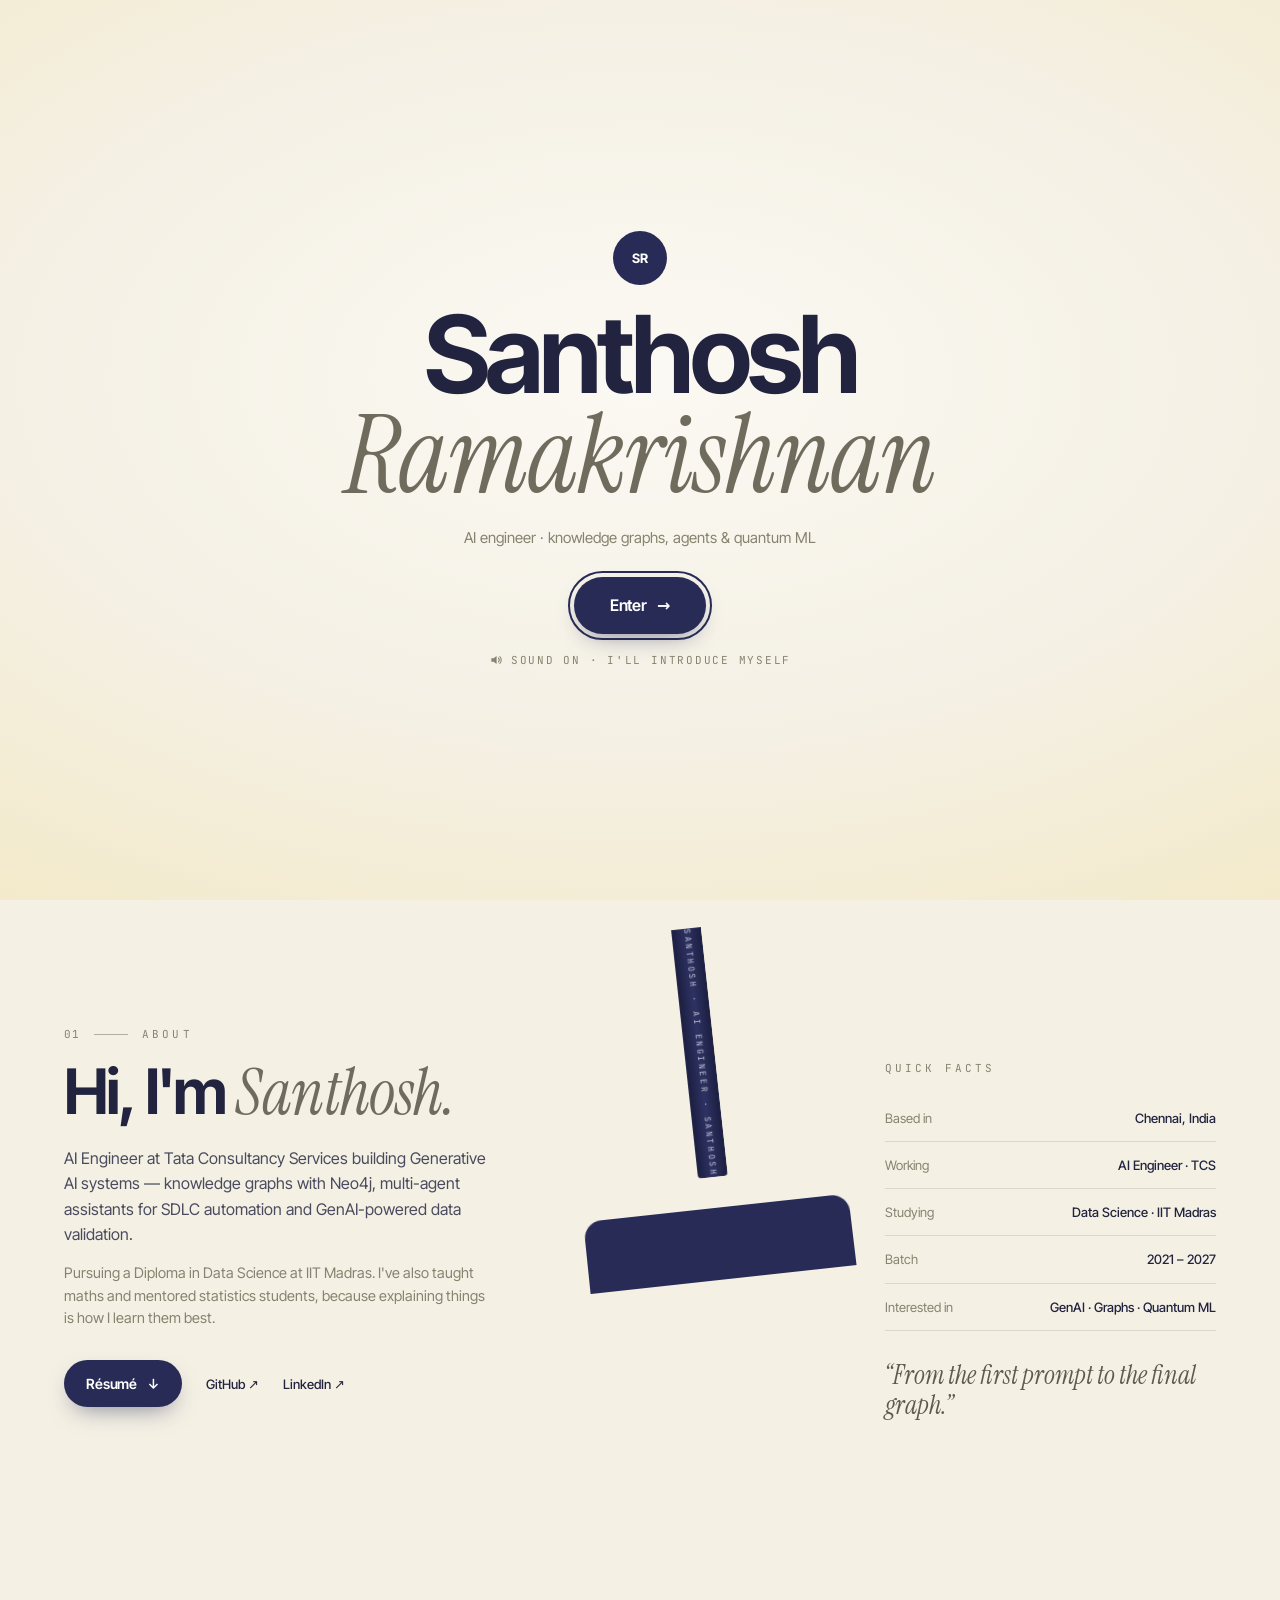
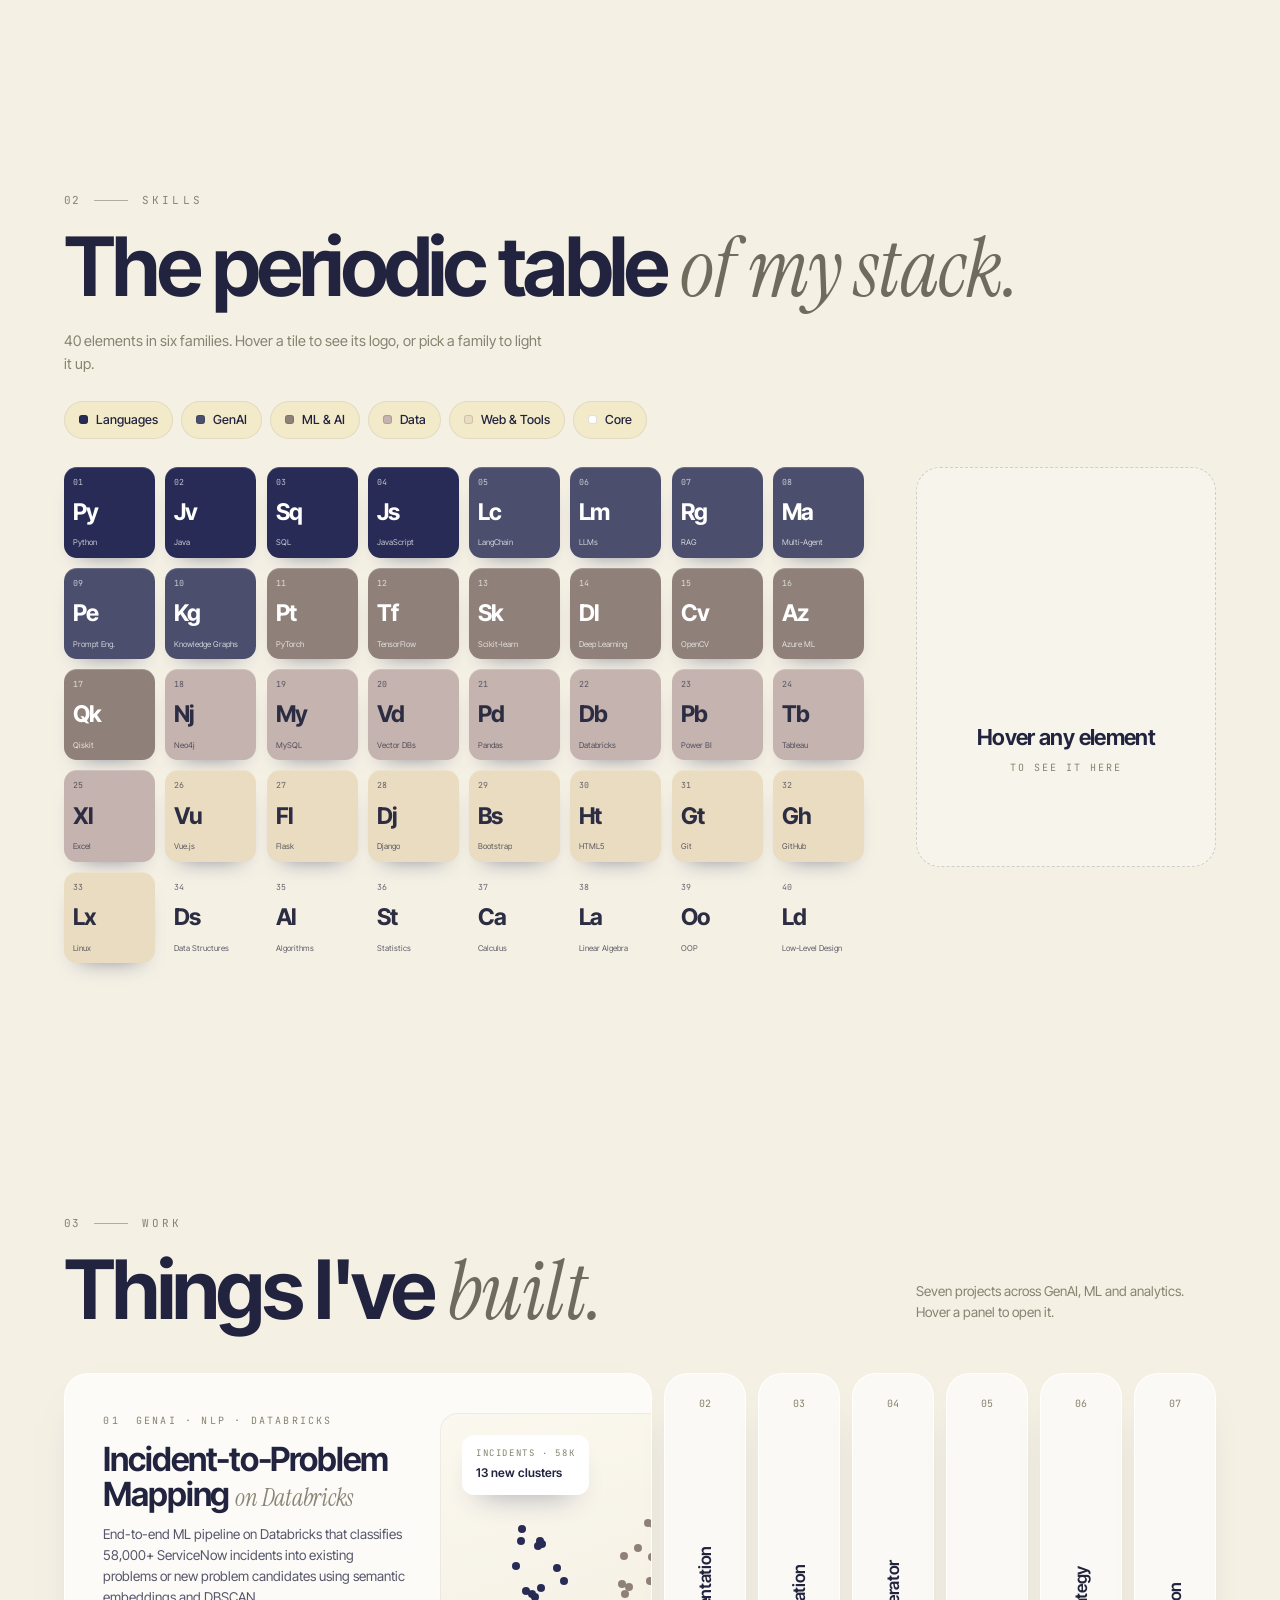
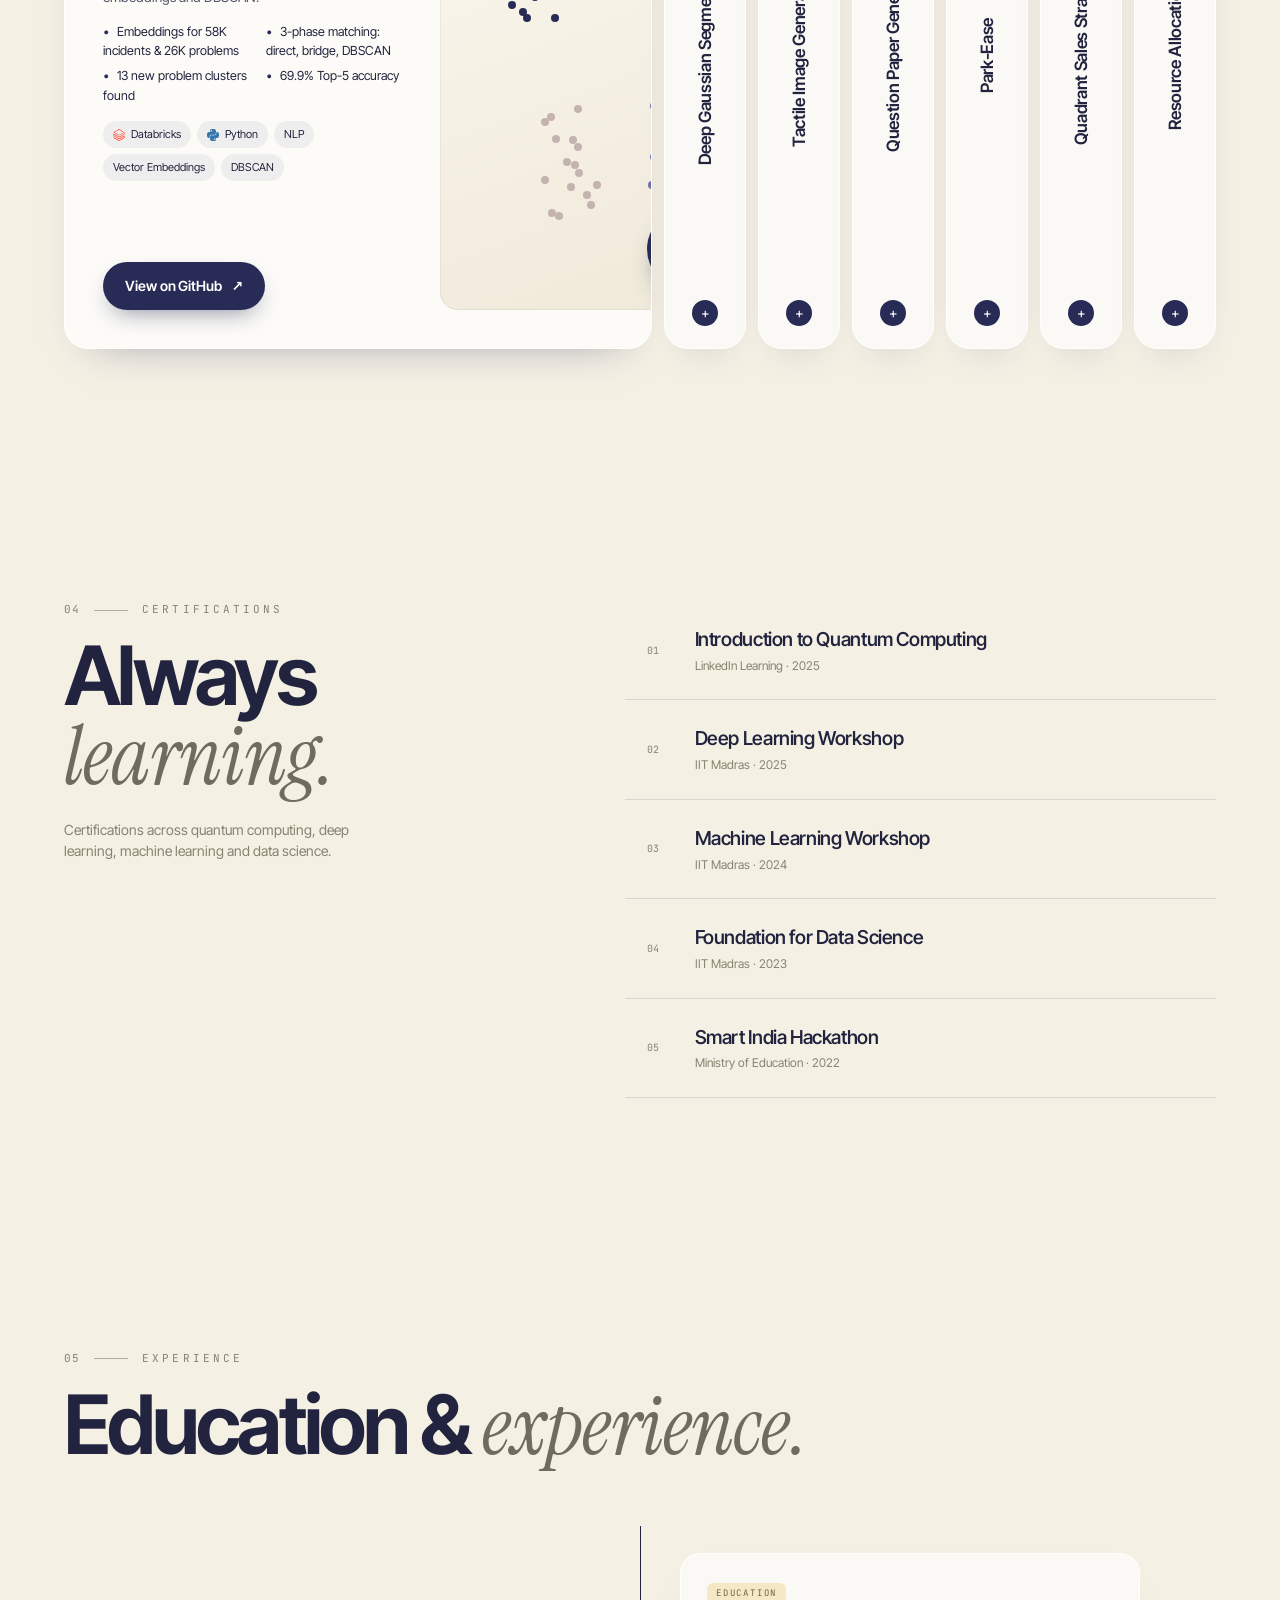
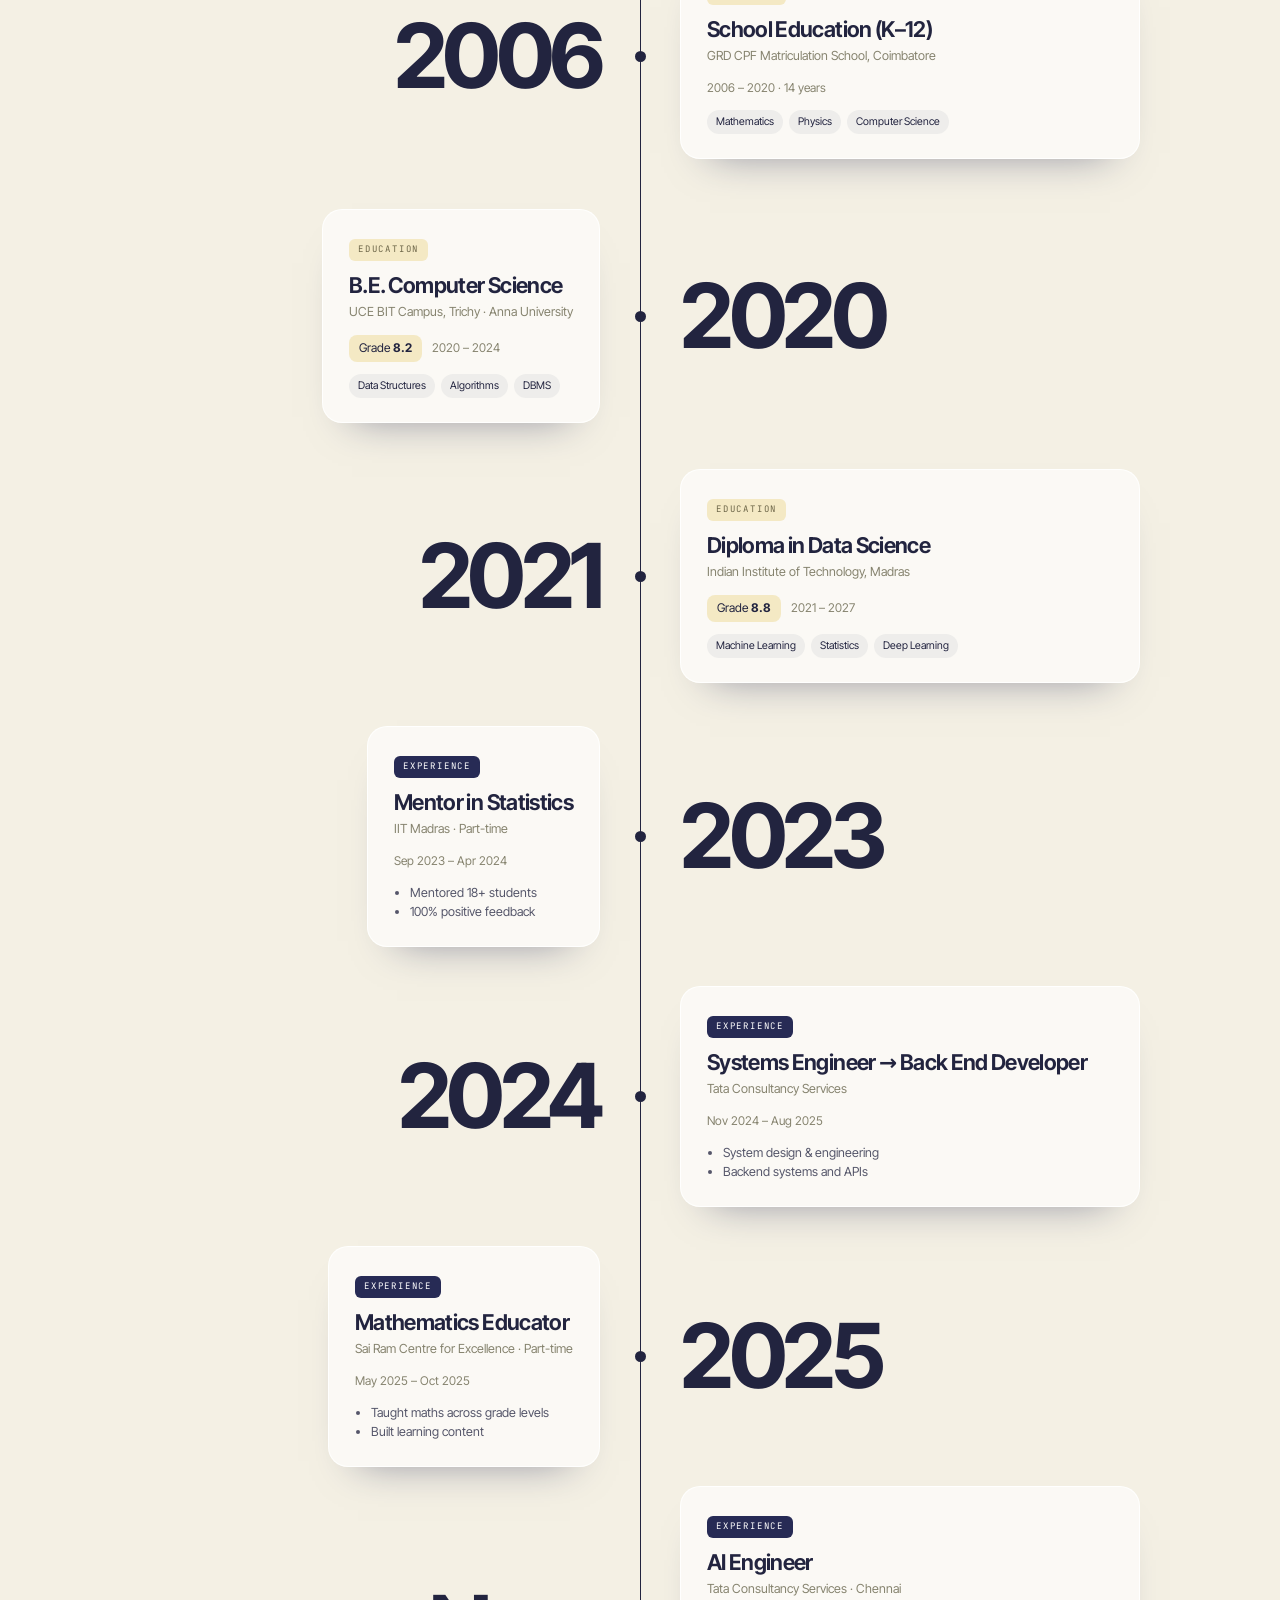
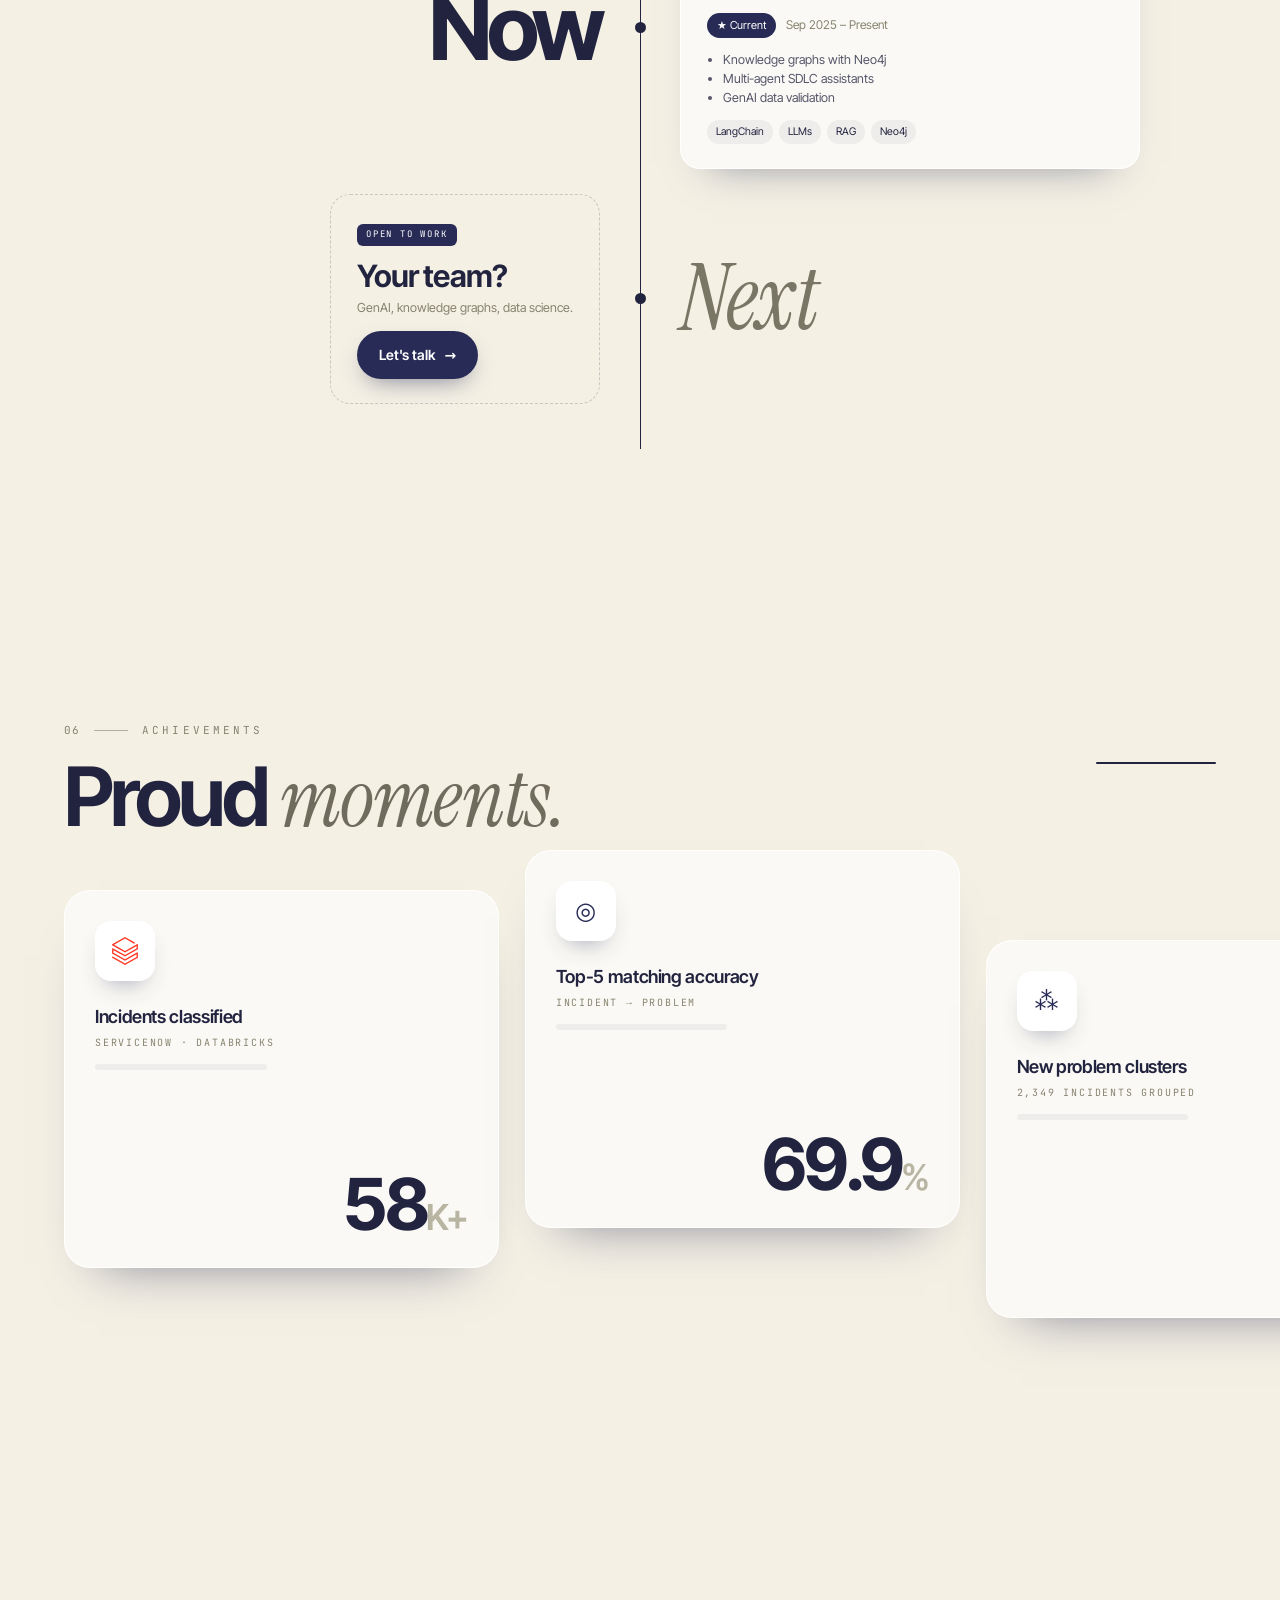
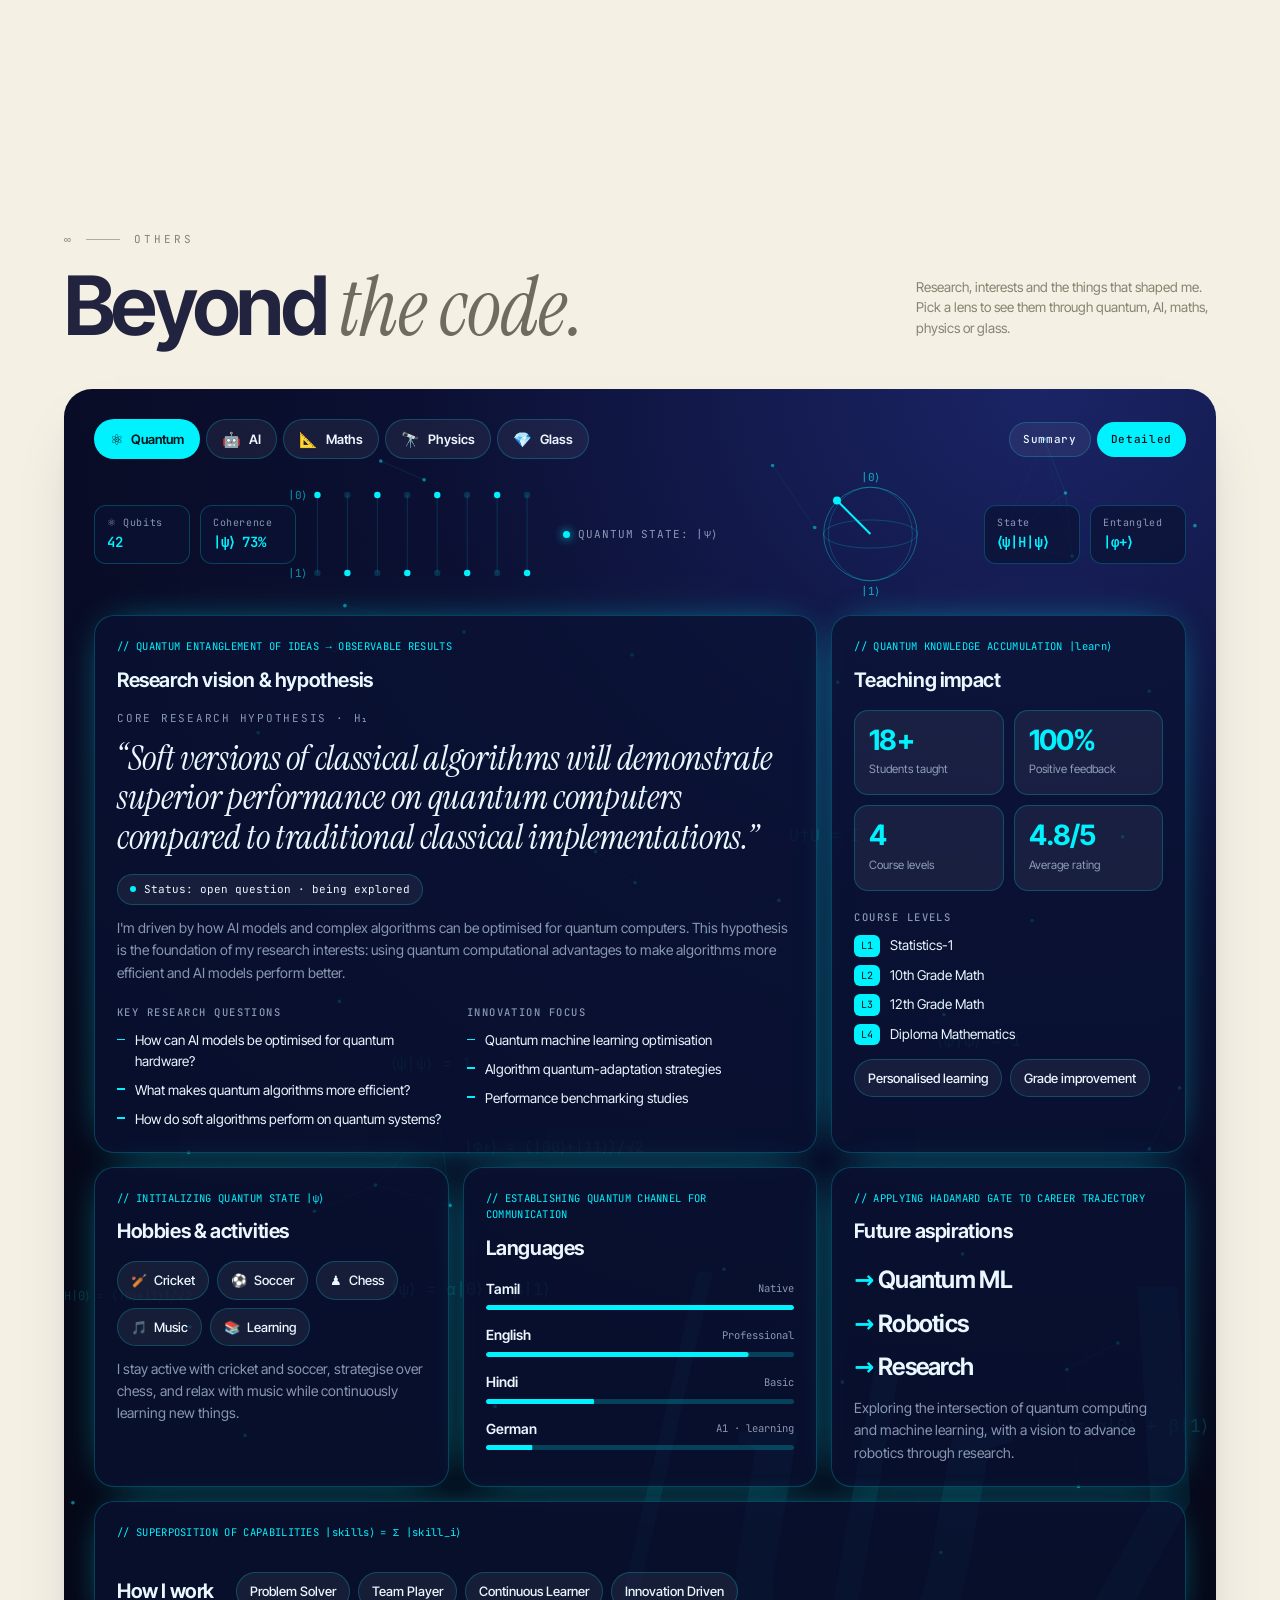
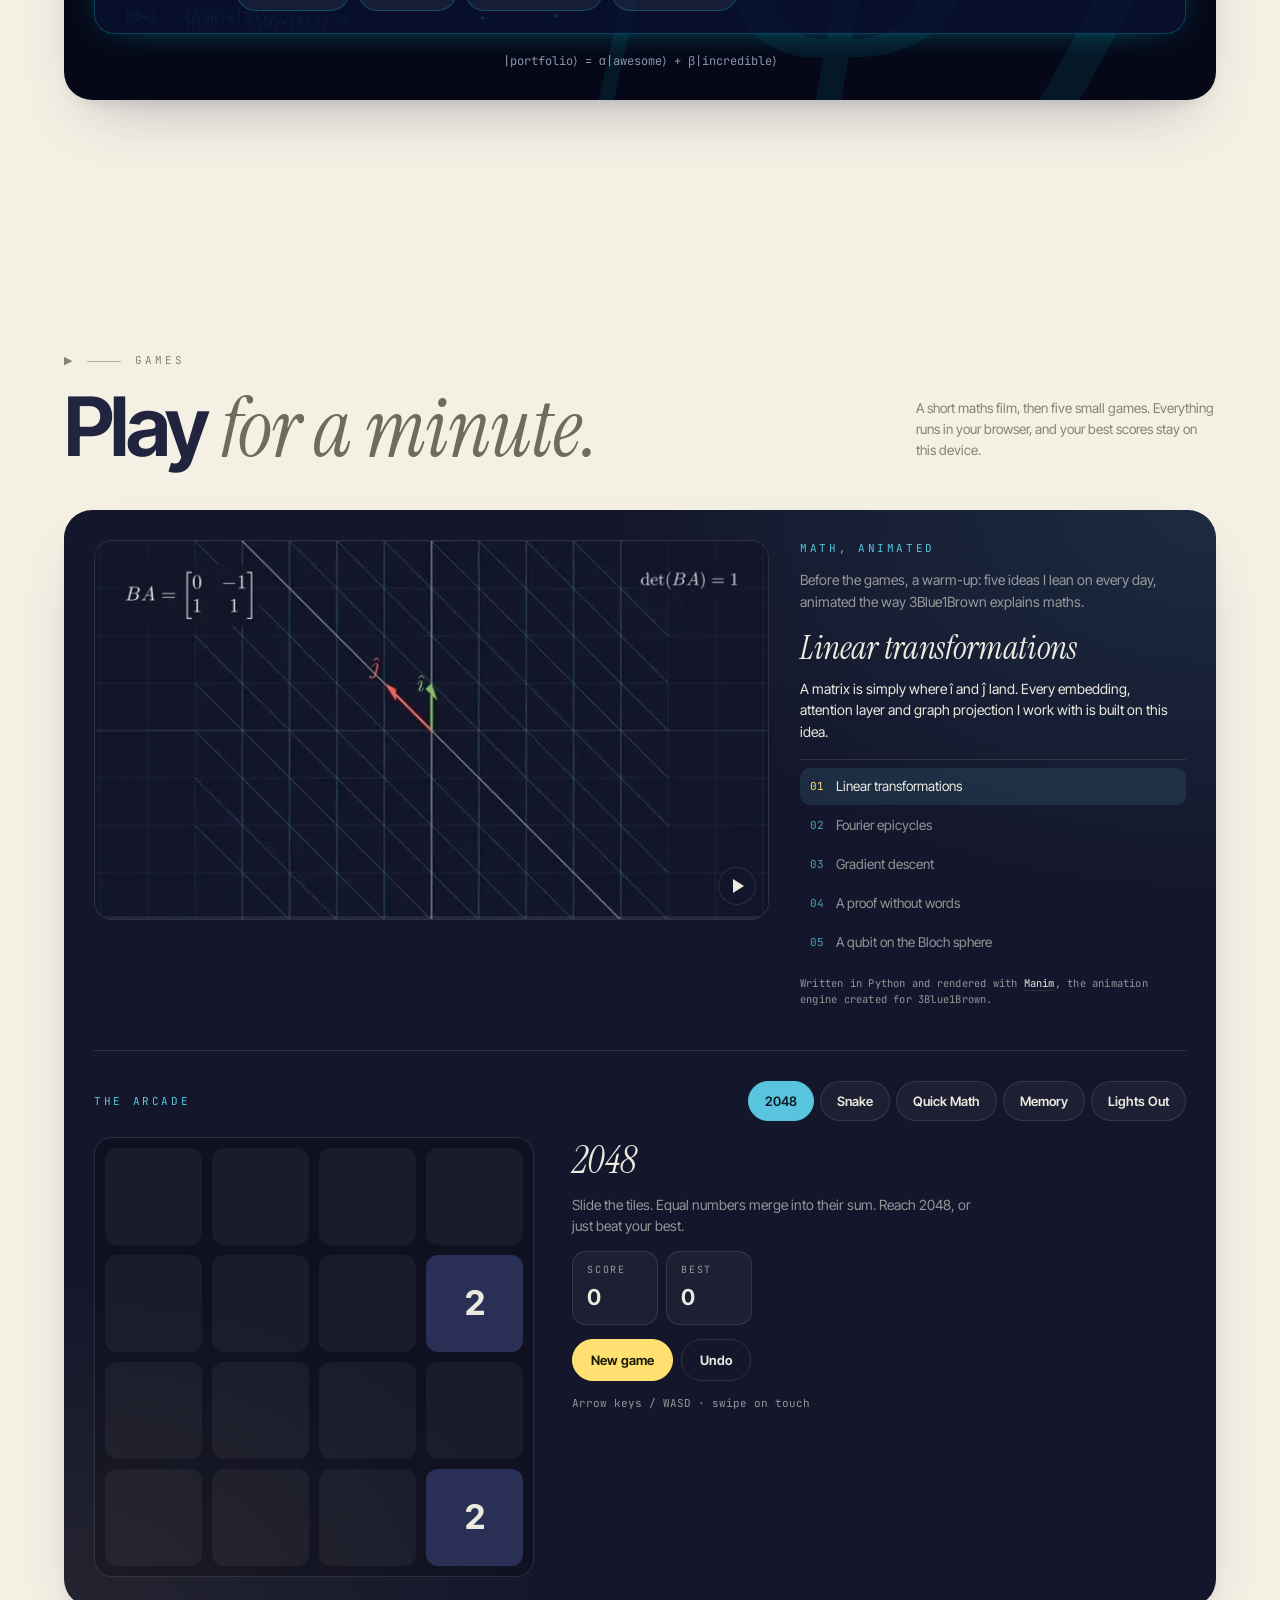
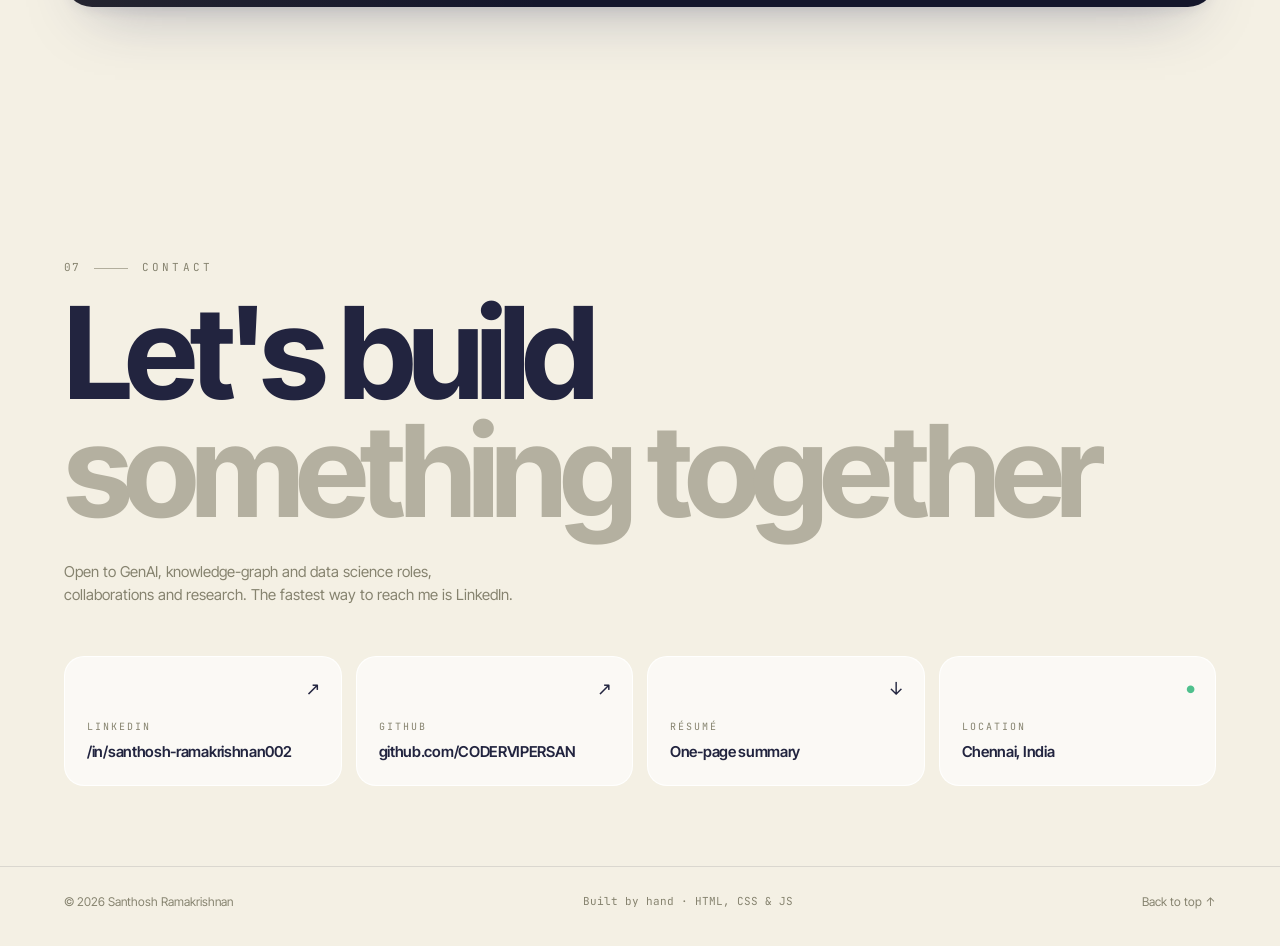
<file: index.html>
<!DOCTYPE html>
<html lang="en" class="gated">
<head>
  <meta charset="UTF-8">
  <meta name="viewport" content="width=device-width, initial-scale=1.0">
  <title>Santhosh Ramakrishnan — AI Engineer</title>
  <meta name="description" content="Santhosh Ramakrishnan — AI Engineer at TCS building GenAI systems, knowledge graphs and multi-agent tools. Data Science at IIT Madras.">
  <link rel="canonical" href="https://codervipersan.github.io/">
  <meta property="og:type" content="website">
  <meta property="og:url" content="https://codervipersan.github.io/">
  <meta property="og:title" content="Santhosh Ramakrishnan — AI Engineer">
  <meta property="og:description" content="GenAI, knowledge graphs, multi-agent systems and data science.">
  <meta property="og:image" content="https://codervipersan.github.io/assets/id-photo.jpg">
  <meta name="twitter:card" content="summary">
  <meta name="twitter:title" content="Santhosh Ramakrishnan — AI Engineer">
  <meta name="twitter:image" content="https://codervipersan.github.io/assets/id-photo.jpg">
  <meta name="theme-color" content="#f4f0e4">
  <link rel="icon" href="data:image/svg+xml,%3Csvg xmlns='http://www.w3.org/2000/svg' viewBox='0 0 64 64'%3E%3Ccircle cx='32' cy='32' r='32' fill='%23272b55'/%3E%3Ctext x='32' y='41' font-family='Arial' font-weight='700' font-size='24' fill='white' text-anchor='middle'%3ESR%3C/text%3E%3C/svg%3E">
  <link rel="preload" href="assets/fonts/InterTight-var.woff2" as="font" type="font/woff2" crossorigin>
  <link rel="preload" href="assets/fonts/InstrumentSerif-Italic.woff2" as="font" type="font/woff2" crossorigin>
  <link rel="preload" href="assets/fonts/JetBrainsMono-var.woff2" as="font" type="font/woff2" crossorigin>
  <link rel="stylesheet" href="assets/css/styles.css">
  <link rel="stylesheet" href="assets/css/others.css" media="print" onload="this.media='all'">
  <noscript><link rel="stylesheet" href="assets/css/others.css"></noscript>
  <link rel="stylesheet" href="assets/css/games.css" media="print" onload="this.media='all'">
  <noscript><link rel="stylesheet" href="assets/css/games.css"></noscript>
  <noscript><style>.gate { display: none; } html.gated { overflow: auto; } html.gated .hero, html.gated .hero * { animation-play-state: running !important; }</style></noscript>
</head>
<body>
  <div class="grain" aria-hidden="true"></div>

  <!-- Welcome screen on every visit: pressing Enter is the click browsers need before the intro can play with sound. -->
  <div class="gate" id="gate" role="dialog" aria-modal="true" aria-labelledby="gateName">
    <div class="gate-card">
      <span class="gate-mark" aria-hidden="true">SR</span>
      <p class="gate-name" id="gateName">Santhosh <em>Ramakrishnan</em></p>
      <p class="gate-role muted">AI engineer · knowledge graphs, agents &amp; quantum ML</p>
      <button class="btn btn-dark gate-enter" type="button" data-enter>Enter <span class="arr">→</span></button>
      <p class="gate-hint mono">
        <svg viewBox="0 0 24 24" width="14" height="14" aria-hidden="true"><path d="M4 9h4l5-4v14l-5-4H4z" fill="currentColor"/><path d="M16 8.5a5 5 0 0 1 0 7M18.5 6a8.5 8.5 0 0 1 0 12" fill="none" stroke="currentColor" stroke-width="1.8" stroke-linecap="round"/></svg>
        Sound on · I'll introduce myself
      </p>
    </div>
  </div>

  <header class="topbar" id="topbar">
    <a class="brand" href="#home" aria-label="Back to top">
      <span class="brand-mark">SR</span>
      <span class="brand-name">Santhosh Ramakrishnan</span>
    </a>
    <nav class="pill-nav" id="pillNav" aria-label="Sections">
      <span class="pill-indicator" aria-hidden="true"></span>
      <a href="#about" data-section="about">About</a>
      <a href="#skills" data-section="skills">Skills</a>
      <a href="#work" data-section="work">Work</a>
      <a href="#experience" data-section="experience">Experience</a>
      <a href="#achievements" data-section="achievements">Achievements</a>
      <a href="#others" data-section="others">Others</a>
      <a href="#games" data-section="games">Games</a>
      <a href="#contact" data-section="contact">Contact</a>
    </nav>
    <button class="round-btn intro-btn" type="button" data-intro aria-label="Play my intro" hidden>
      <svg class="ic-speaker" viewBox="0 0 24 24" width="18" height="18" aria-hidden="true">
        <path d="M4 9h4l5-4v14l-5-4H4z" fill="currentColor"/>
        <path d="M16 8.5a5 5 0 0 1 0 7M18.5 6a8.5 8.5 0 0 1 0 12" fill="none" stroke="currentColor" stroke-width="1.8" stroke-linecap="round"/>
      </svg>
      <span class="bars" aria-hidden="true"><i></i><i></i><i></i><i></i></span>
    </button>
  </header>

  <main>
    <!-- HERO -->
    <section class="hero" id="home">
      <div class="hero-bgword" aria-hidden="true">
        <span>S</span><span>A</span><span>N</span><span>T</span><span>H</span><span>O</span><span>S</span><span>H</span>
      </div>

      <!--
        Talking intro video, built by tools/build-hero-intro.py (white background, poster = first frame).
        While on screen the avatar dances in a silent loop (tools/build-hero-dance.py); "Hear my intro"
        plays the intro with sound and captions, then the dance resumes.
        With no video, the intro button reads the lines in assets/js/data.js using the browser's voice.
      -->
      <div class="hero-figure" id="heroFigure" data-video="assets/hero-intro.mp4" data-captions="assets/hero-intro.vtt" data-dance="assets/hero-dance.mp4" data-poster="assets/hero-poster.webp">
        <picture class="hero-pic">
          <source srcset="assets/hero-poster.avif" type="image/avif">
          <img class="hero-img" src="assets/hero-poster.webp" alt="Avatar of Santhosh Ramakrishnan" width="720" height="1280" fetchpriority="high" decoding="async">
        </picture>
        <p class="hero-caption" id="heroCaption" aria-live="polite"></p>
      </div>

      <div class="hero-copy">
        <p class="eyebrow mono">Santhosh Ramakrishnan</p>
        <h1 class="hero-title">
          <span class="line"><span>GenAI</span></span>
          <span class="line"><span>Engineer<i class="dot">.</i></span></span>
        </h1>
        <p class="hero-sub">AI engineer · knowledge graphs, agents &amp; data science</p>
      </div>

      <div class="hero-cta">
        <a class="btn btn-dark" href="#work">Explore work <span class="arr">→</span></a>
        <div class="hero-cta-row">
          <a class="link-sm" href="#contact">Let's talk</a>
          <a class="link-sm" href="resume.html">Résumé ↓</a>
        </div>
        <button class="intro-link" type="button" data-intro hidden>
          <span class="intro-dot"></span><span class="intro-label">Hear my intro</span>
        </button>
      </div>

      <a class="scroll-cue mono" href="#about" aria-label="Scroll to about">
        <span class="scroll-line"></span> Scroll
      </a>
    </section>

    <!-- ABOUT -->
    <section class="section about" id="about">
      <div class="about-grid">
        <div class="about-copy">
          <p class="eyebrow mono"><span>01</span> About</p>
          <h2 class="h2" data-split>Hi, I'm <em>Santhosh.</em></h2>
          <p class="lead" data-reveal>AI Engineer at Tata Consultancy Services building Generative AI systems — knowledge graphs with Neo4j, multi-agent assistants for SDLC automation and GenAI-powered data validation.</p>
          <p class="muted" data-reveal>Pursuing a Diploma in Data Science at IIT Madras. I've also taught maths and mentored statistics students, because explaining things is how I learn them best.</p>
          <div class="about-actions" data-reveal>
            <a class="btn btn-dark" href="resume.html">Résumé <span class="arr">↓</span></a>
            <a class="link-sm" href="https://github.com/CODERVIPERSAN" target="_blank" rel="noopener">GitHub ↗</a>
            <a class="link-sm" href="https://linkedin.com/in/santhosh-ramakrishnan002" target="_blank" rel="noopener">LinkedIn ↗</a>
          </div>
        </div>

        <div class="lanyard-stage" id="lanyardStage">
          <div class="lanyard" id="lanyard">
            <div class="strap"><span>SANTHOSH · AI ENGINEER · SANTHOSH · AI ENGINEER ·</span></div>
            <div class="clip"></div>
            <div class="id-card" id="idCard" tabindex="0" role="button" aria-label="Flip ID card" aria-pressed="false">
              <div class="id-head">
                <span class="brand-mark sm">SR</span>
                <div>
                  <strong>DEVELOPER ID</strong>
                  <small>Portfolio · 2026</small>
                </div>
                <span class="id-hole"></span>
              </div>
              <div class="id-photo"><img src="assets/id-photo.webp" alt="" width="300" height="388" loading="lazy" decoding="async" draggable="false"></div>
              <p class="id-name">SANTHOSH RAMAKRISHNAN</p>
              <p class="id-role">AI Engineer</p>
              <div class="id-fields">
                <div><small>ID No.</small><span>SR-0001</span></div>
                <div><small>Dept</small><span>Data Science</span></div>
                <div><small>Valid till</small><span>2027</span></div>
              </div>
              <div class="barcode" id="barcode"></div>
              <div class="id-back" aria-hidden="true">
                <span class="id-hole"></span>
                <p class="id-back-title">What I am</p>
                <ul>
                  <li><b>AI Engineer</b><small>Building GenAI at TCS</small></li>
                  <li><b>Data Science student</b><small>BS · IIT Madras</small></li>
                  <li><b>GenAI builder</b><small>RAG · agents · LLM apps</small></li>
                  <li><b>Problem solver</b><small>Data in, decisions out</small></li>
                  <li><b>Mentor</b><small>18+ students · 4.8/5 rating</small></li>
                </ul>
                <p class="id-sign">Santhosh</p>
              </div>
              <span class="id-shine"></span>
            </div>
          </div>
        </div>

        <div class="facts" data-reveal>
          <p class="eyebrow mono">Quick facts</p>
          <dl>
            <div><dt>Based in</dt><dd>Chennai, India</dd></div>
            <div><dt>Working</dt><dd>AI Engineer · TCS</dd></div>
            <div><dt>Studying</dt><dd>Data Science · IIT Madras</dd></div>
            <div><dt>Batch</dt><dd>2021 – 2027</dd></div>
            <div><dt>Interested in</dt><dd>GenAI · Graphs · Quantum ML</dd></div>
          </dl>
          <p class="quote serif">“From the first prompt to the final graph.”</p>
        </div>
      </div>
    </section>

    <!-- SKILLS -->
    <section class="section skills" id="skills">
      <p class="eyebrow mono"><span>02</span> Skills</p>
      <h2 class="h2" data-split>The periodic table <em>of my stack.</em></h2>
      <p class="muted intro" data-reveal><span id="elementCount">40</span> elements in six families. Hover a tile to see its logo, or pick a family to light it up.</p>
      <div class="family-chips" id="familyChips" data-reveal></div>
      <div class="ptable-wrap">
        <div class="ptable" id="ptable"></div>
        <aside class="ptable-preview" id="ptPreview" aria-live="polite">
          <div class="pv-logo" id="pvLogo"></div>
          <p class="pv-name" id="pvName">Hover any element</p>
          <p class="pv-meta mono" id="pvMeta">to see it here</p>
        </aside>
      </div>
    </section>

    <!-- WORK -->
    <section class="section work" id="work">
      <div class="section-head">
        <div>
          <p class="eyebrow mono"><span>03</span> Work</p>
          <h2 class="h2" data-split>Things I've <em>built.</em></h2>
        </div>
        <p class="muted side-note" data-reveal>Seven projects across GenAI, ML and analytics. Hover a panel to open it.</p>
      </div>
      <div class="accordion" id="accordion"></div>
    </section>

    <!-- CERTIFICATIONS -->
    <section class="section certs" id="certs">
      <div class="certs-grid">
        <div class="certs-head">
          <p class="eyebrow mono"><span>04</span> Certifications</p>
          <h2 class="h2 stacked" data-split>Always <em>learning.</em></h2>
          <p class="muted" data-reveal>Certifications across quantum computing, deep learning, machine learning and data science.</p>
        </div>
        <ol class="cert-list" id="certList"></ol>
      </div>
    </section>

    <!-- EXPERIENCE -->
    <section class="section experience" id="experience">
      <p class="eyebrow mono"><span>05</span> Experience</p>
      <h2 class="h2" data-split>Education &amp; <em>experience.</em></h2>
      <div class="timeline" id="timeline">
        <div class="tl-line"><span class="tl-progress" id="tlProgress"></span></div>
      </div>
    </section>

    <!-- ACHIEVEMENTS -->
    <section class="achievements" id="achievements">
      <div class="ach-sticky">
        <div class="ach-head">
          <p class="eyebrow mono"><span>06</span> Achievements</p>
          <h2 class="h2" data-split>Proud <em>moments.</em></h2>
          <div class="ach-progress"><span id="achProgress"></span></div>
        </div>
        <div class="ach-track" id="achTrack"></div>
      </div>
    </section>

    <!-- OTHERS -->
    <section class="section others" id="others">
      <div class="section-head">
        <div>
          <p class="eyebrow mono"><span>∞</span> Others</p>
          <h2 class="h2" data-split>Beyond <em>the code.</em></h2>
        </div>
        <p class="muted side-note" data-reveal>Research, interests and the things that shaped me. Pick a lens to see them through quantum, AI, maths, physics or glass.</p>
      </div>
      <div class="lab" id="lab" data-lens="quantum" data-view="detailed" data-reveal>
        <canvas class="lab-canvas" id="labCanvas" aria-hidden="true"></canvas>
        <canvas class="lab-canvas lab-live" id="labLive" aria-hidden="true"></canvas>
        <div class="lab-bar">
          <div class="lab-lenses" id="labLenses" role="group" aria-label="Choose a lens"></div>
          <div class="lab-views" role="group" aria-label="Detail level">
            <button type="button" data-view="summary" aria-pressed="false">Summary</button>
            <button type="button" data-view="detailed" aria-pressed="true">Detailed</button>
          </div>
        </div>
        <div class="lab-hud mono" aria-hidden="true">
          <div class="lab-panel" id="labPanelL"></div>
          <p class="lab-state"><i></i><span id="labState"></span></p>
          <div class="lab-panel" id="labPanelR"></div>
        </div>
        <div class="lab-grid" id="labGrid"></div>
        <p class="lab-foot mono" id="labFoot"></p>
      </div>
    </section>

    <!-- GAMES -->
    <section class="section games" id="games">
      <div class="section-head">
        <div>
          <p class="eyebrow mono"><span>▶</span> Games</p>
          <h2 class="h2" data-split>Play <em>for a minute.</em></h2>
        </div>
        <p class="muted side-note" data-reveal>A short maths film, then five small games. Everything runs in your browser, and your best scores stay on this device.</p>
      </div>
      <div class="arcade" id="arcade" data-reveal>
        <div class="theatre">
          <div class="theatre-screen">
            <video class="theatre-video" id="theatreVideo" muted playsinline preload="none" disablepictureinpicture aria-describedby="theatreNote"></video>
            <button class="theatre-toggle" id="theatreToggle" type="button" aria-label="Play animation"></button>
            <span class="theatre-bar" aria-hidden="true"><i id="theatreBar"></i></span>
          </div>
          <div class="theatre-side">
            <p class="arcade-tag mono">Math, animated</p>
            <p class="theatre-intro">Before the games, a warm-up: five ideas I lean on every day, animated the way 3Blue1Brown explains maths.</p>
            <h3 class="theatre-title" id="theatreTitle">Linear transformations</h3>
            <p class="theatre-note" id="theatreNote">A matrix is simply where î and ĵ land.</p>
            <ol class="chapters" id="chapters"></ol>
            <p class="theatre-credit mono">Written in Python and rendered with <a href="https://www.manim.community" target="_blank" rel="noopener">Manim</a>, the animation engine created for 3Blue1Brown.</p>
          </div>
        </div>
        <div class="arcade-head">
          <p class="arcade-tag mono">The arcade</p>
          <div class="arcade-tabs" id="arcadeTabs" role="tablist" aria-label="Choose a game"></div>
        </div>
        <div class="game-stage" id="gameStage" tabindex="0" role="group" aria-label="Game area"></div>
      </div>
    </section>

    <!-- CONTACT -->
    <section class="section contact" id="contact">
      <p class="eyebrow mono"><span>07</span> Contact</p>
      <h2 class="contact-title">
        <span class="line" data-split>Let's build</span>
        <span class="line soft" data-split>something together</span>
      </h2>
      <p class="muted contact-sub" data-reveal>Open to GenAI, knowledge-graph and data science roles, collaborations and research. The fastest way to reach me is LinkedIn.</p>
      <div class="contact-links" data-reveal>
        <a class="contact-card" href="https://linkedin.com/in/santhosh-ramakrishnan002" target="_blank" rel="noopener">
          <small class="mono">LinkedIn</small><span>/in/santhosh-ramakrishnan002</span><i>↗</i>
        </a>
        <a class="contact-card" href="https://github.com/CODERVIPERSAN" target="_blank" rel="noopener">
          <small class="mono">GitHub</small><span>github.com/CODERVIPERSAN</span><i>↗</i>
        </a>
        <a class="contact-card" href="resume.html">
          <small class="mono">Résumé</small><span>One-page summary</span><i>↓</i>
        </a>
        <div class="contact-card static">
          <small class="mono">Location</small><span>Chennai, India</span><i>●</i>
        </div>
      </div>
    </section>
  </main>

  <footer class="footer">
    <span>© <span id="year">2026</span> Santhosh Ramakrishnan</span>
    <span class="mono">Built by hand · HTML, CSS &amp; JS</span>
    <a href="#home">Back to top ↑</a>
  </footer>

  <script src="assets/js/data.js"></script>
  <script src="assets/js/others.js"></script>
  <script src="assets/js/main.js"></script>
  <script src="assets/js/games.js" defer></script>
</body>
</html>
</file>
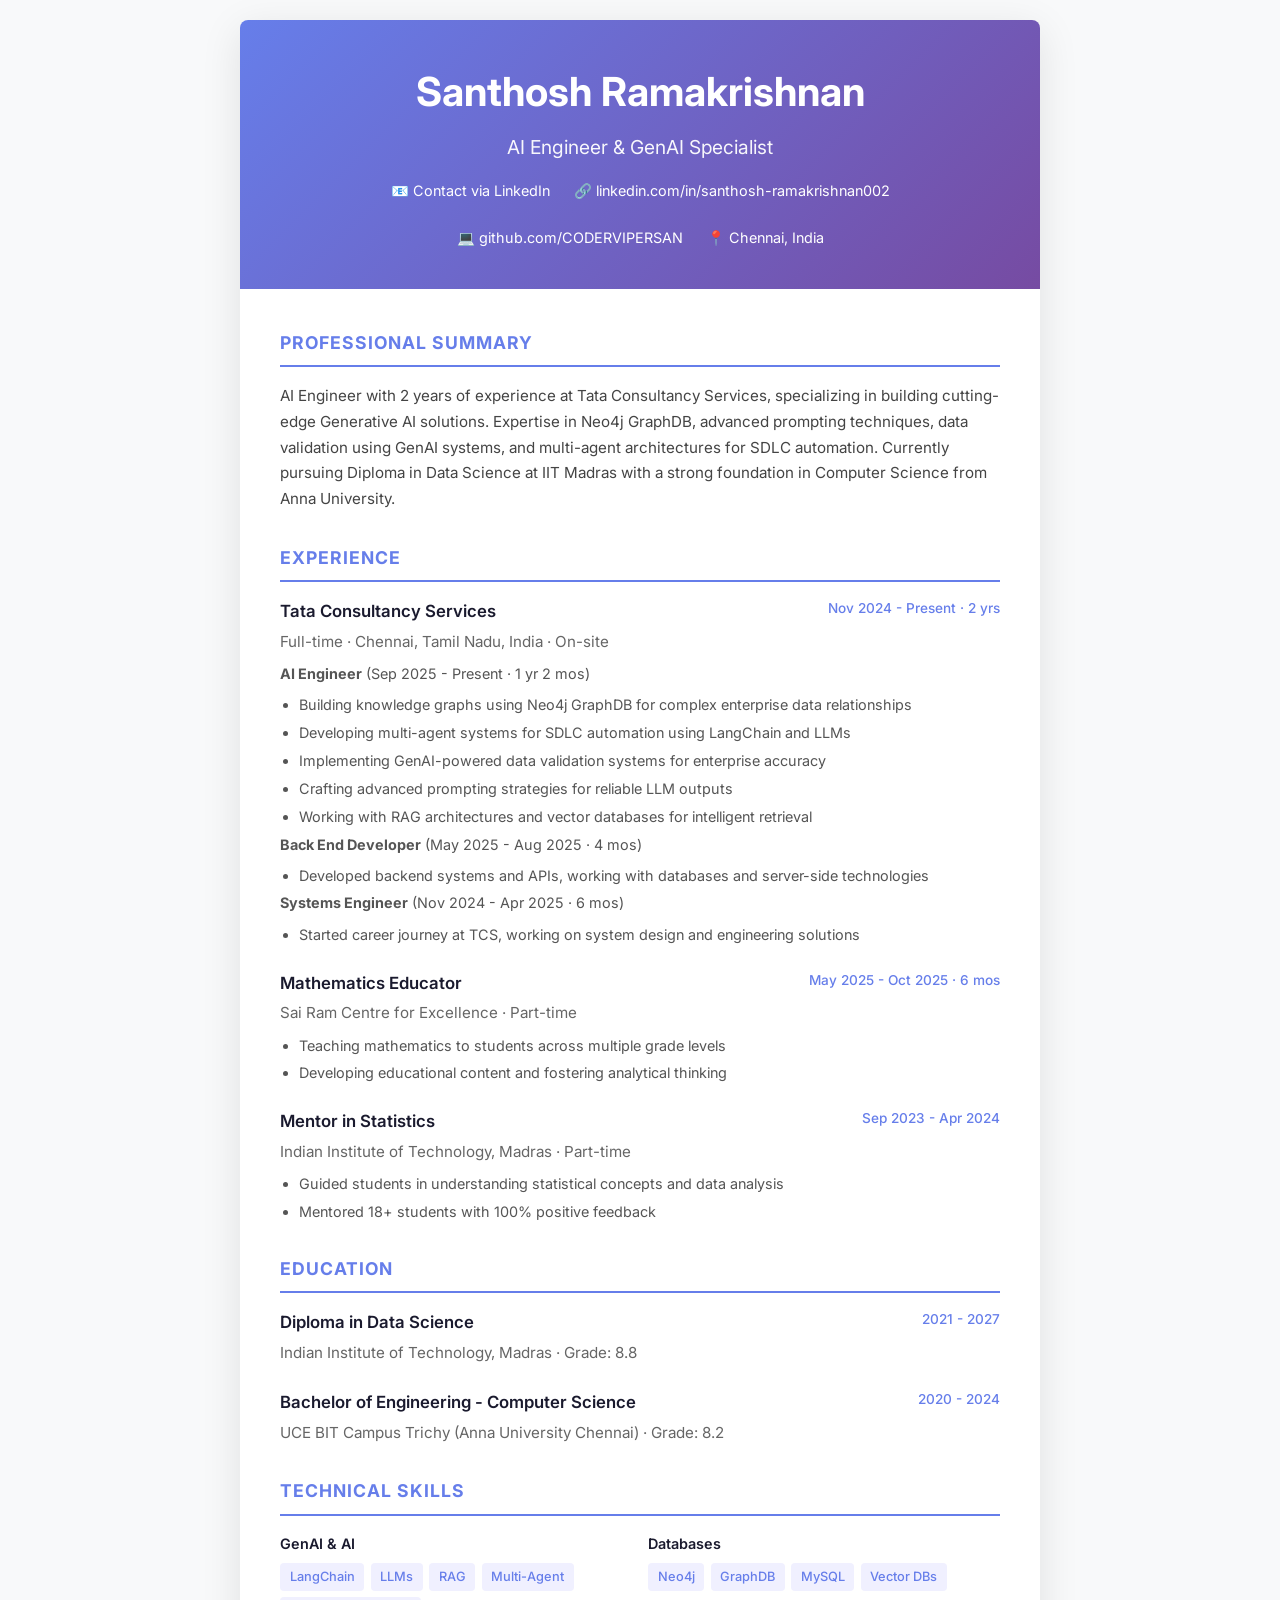
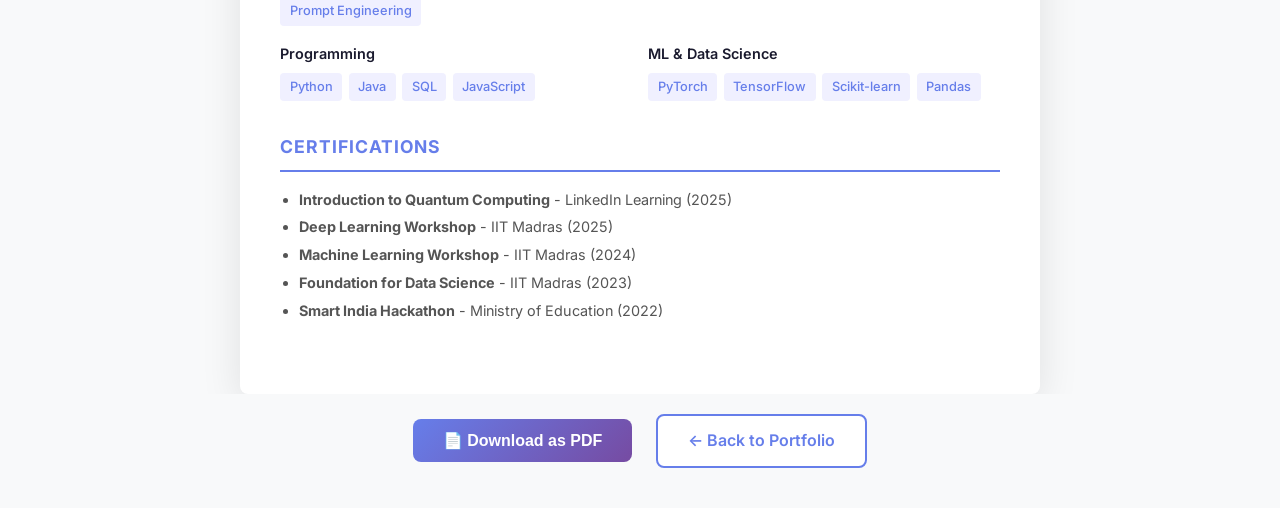
<file: resume.html>
<!DOCTYPE html>
<html lang="en">
<head>
    <meta charset="UTF-8">
    <meta name="viewport" content="width=device-width, initial-scale=1.0">
    <title>Santhosh Ramakrishnan - Resume</title>
    <link href="https://fonts.googleapis.com/css2?family=Inter:wght@400;500;600;700&display=swap" rel="stylesheet">
    <style>
        * {
            margin: 0;
            padding: 0;
            box-sizing: border-box;
        }

        body {
            font-family: 'Inter', sans-serif;
            line-height: 1.6;
            color: #1a1a2e;
            background: #f8f9fa;
            padding: 20px;
        }

        .resume-container {
            max-width: 800px;
            margin: 0 auto;
            background: white;
            box-shadow: 0 10px 40px rgba(0,0,0,0.1);
            border-radius: 8px;
            overflow: hidden;
        }

        /* Header */
        .resume-header {
            background: linear-gradient(135deg, #667eea 0%, #764ba2 100%);
            color: white;
            padding: 40px;
            text-align: center;
        }

        .resume-header h1 {
            font-size: 2.5rem;
            font-weight: 700;
            margin-bottom: 0.5rem;
        }

        .resume-header .title {
            font-size: 1.2rem;
            opacity: 0.95;
            margin-bottom: 1rem;
        }

        .contact-info {
            display: flex;
            justify-content: center;
            flex-wrap: wrap;
            gap: 1.5rem;
            font-size: 0.9rem;
        }

        .contact-info a {
            color: white;
            text-decoration: none;
            display: flex;
            align-items: center;
            gap: 0.3rem;
        }

        .contact-info a:hover {
            text-decoration: underline;
        }

        /* Main Content */
        .resume-body {
            padding: 40px;
        }

        .section {
            margin-bottom: 2rem;
        }

        .section-title {
            font-size: 1.1rem;
            font-weight: 700;
            color: #667eea;
            text-transform: uppercase;
            letter-spacing: 1px;
            border-bottom: 2px solid #667eea;
            padding-bottom: 0.5rem;
            margin-bottom: 1rem;
        }

        /* Summary */
        .summary {
            font-size: 0.95rem;
            color: #444;
            line-height: 1.7;
        }

        /* Experience & Education Items */
        .item {
            margin-bottom: 1.5rem;
        }

        .item-header {
            display: flex;
            justify-content: space-between;
            align-items: flex-start;
            flex-wrap: wrap;
            margin-bottom: 0.3rem;
        }

        .item-title {
            font-size: 1.05rem;
            font-weight: 600;
            color: #1a1a2e;
        }

        .item-date {
            font-size: 0.85rem;
            color: #667eea;
            font-weight: 500;
        }

        .item-subtitle {
            font-size: 0.95rem;
            color: #666;
            margin-bottom: 0.5rem;
        }

        .item-description {
            font-size: 0.9rem;
            color: #555;
        }

        .item-description ul {
            padding-left: 1.2rem;
            margin-top: 0.5rem;
        }

        .item-description li {
            margin-bottom: 0.3rem;
        }

        /* Skills */
        .skills-grid {
            display: grid;
            grid-template-columns: repeat(2, 1fr);
            gap: 1rem;
        }

        .skill-category h4 {
            font-size: 0.9rem;
            font-weight: 600;
            color: #1a1a2e;
            margin-bottom: 0.5rem;
        }

        .skill-tags {
            display: flex;
            flex-wrap: wrap;
            gap: 0.4rem;
        }

        .skill-tag {
            background: #f0f0ff;
            color: #667eea;
            padding: 0.25rem 0.6rem;
            border-radius: 4px;
            font-size: 0.8rem;
            font-weight: 500;
        }

        /* Action Buttons */
        .actions {
            text-align: center;
            padding: 20px;
            background: #f8f9fa;
        }

        .btn {
            display: inline-block;
            padding: 12px 30px;
            border-radius: 8px;
            font-weight: 600;
            text-decoration: none;
            margin: 0 10px;
            transition: all 0.3s ease;
            cursor: pointer;
            border: none;
            font-size: 1rem;
        }

        .btn-primary {
            background: linear-gradient(135deg, #667eea 0%, #764ba2 100%);
            color: white;
        }

        .btn-primary:hover {
            transform: translateY(-2px);
            box-shadow: 0 8px 25px rgba(102, 126, 234, 0.4);
        }

        .btn-secondary {
            background: white;
            color: #667eea;
            border: 2px solid #667eea;
        }

        .btn-secondary:hover {
            background: #667eea;
            color: white;
        }

        /* Print Styles */
        @media print {
            body {
                background: white;
                padding: 0;
            }

            .resume-container {
                box-shadow: none;
                border-radius: 0;
            }

            .actions {
                display: none;
            }

            .resume-header {
                -webkit-print-color-adjust: exact;
                print-color-adjust: exact;
            }

            .section {
                page-break-inside: avoid;
            }
        }

        @media (max-width: 600px) {
            .resume-header h1 {
                font-size: 1.8rem;
            }

            .contact-info {
                flex-direction: column;
                gap: 0.5rem;
            }

            .skills-grid {
                grid-template-columns: 1fr;
            }

            .item-header {
                flex-direction: column;
            }
        }
    </style>
</head>
<body>
    <div class="resume-container">
        <!-- Header -->
        <div class="resume-header">
            <h1>Santhosh Ramakrishnan</h1>
            <p class="title">AI Engineer & GenAI Specialist</p>
            <div class="contact-info">
                <a href="https://linkedin.com/in/santhosh-ramakrishnan002" target="_blank" rel="noopener">📧 Contact via LinkedIn</a>
                <a href="https://linkedin.com/in/santhosh-ramakrishnan002" target="_blank">🔗 linkedin.com/in/santhosh-ramakrishnan002</a>
                <a href="https://github.com/CODERVIPERSAN" target="_blank">💻 github.com/CODERVIPERSAN</a>
                <span>📍 Chennai, India</span>
            </div>
        </div>

        <!-- Body -->
        <div class="resume-body">
            <!-- Summary -->
            <div class="section">
                <h2 class="section-title">Professional Summary</h2>
                <p class="summary">
                    AI Engineer with 2 years of experience at Tata Consultancy Services, specializing in building cutting-edge Generative AI solutions. Expertise in Neo4j GraphDB, advanced prompting techniques, data validation using GenAI systems, and multi-agent architectures for SDLC automation. Currently pursuing Diploma in Data Science at IIT Madras with a strong foundation in Computer Science from Anna University.
                </p>
            </div>

            <!-- Experience -->
            <div class="section">
                <h2 class="section-title">Experience</h2>
                
                <div class="item">
                    <div class="item-header">
                        <span class="item-title">Tata Consultancy Services</span>
                        <span class="item-date">Nov 2024 - Present · 2 yrs</span>
                    </div>
                    <p class="item-subtitle">Full-time · Chennai, Tamil Nadu, India · On-site</p>
                    <div class="item-description">
                        <p><strong>AI Engineer</strong> (Sep 2025 - Present · 1 yr 2 mos)</p>
                        <ul>
                            <li>Building knowledge graphs using Neo4j GraphDB for complex enterprise data relationships</li>
                            <li>Developing multi-agent systems for SDLC automation using LangChain and LLMs</li>
                            <li>Implementing GenAI-powered data validation systems for enterprise accuracy</li>
                            <li>Crafting advanced prompting strategies for reliable LLM outputs</li>
                            <li>Working with RAG architectures and vector databases for intelligent retrieval</li>
                        </ul>
                        <p><strong>Back End Developer</strong> (May 2025 - Aug 2025 · 4 mos)</p>
                        <ul>
                            <li>Developed backend systems and APIs, working with databases and server-side technologies</li>
                        </ul>
                        <p><strong>Systems Engineer</strong> (Nov 2024 - Apr 2025 · 6 mos)</p>
                        <ul>
                            <li>Started career journey at TCS, working on system design and engineering solutions</li>
                        </ul>
                    </div>
                </div>

                <div class="item">
                    <div class="item-header">
                        <span class="item-title">Mathematics Educator</span>
                        <span class="item-date">May 2025 - Oct 2025 · 6 mos</span>
                    </div>
                    <p class="item-subtitle">Sai Ram Centre for Excellence · Part-time</p>
                    <div class="item-description">
                        <ul>
                            <li>Teaching mathematics to students across multiple grade levels</li>
                            <li>Developing educational content and fostering analytical thinking</li>
                        </ul>
                    </div>
                </div>

                <div class="item">
                    <div class="item-header">
                        <span class="item-title">Mentor in Statistics</span>
                        <span class="item-date">Sep 2023 - Apr 2024</span>
                    </div>
                    <p class="item-subtitle">Indian Institute of Technology, Madras · Part-time</p>
                    <div class="item-description">
                        <ul>
                            <li>Guided students in understanding statistical concepts and data analysis</li>
                            <li>Mentored 18+ students with 100% positive feedback</li>
                        </ul>
                    </div>
                </div>
            </div>

            <!-- Education -->
            <div class="section">
                <h2 class="section-title">Education</h2>
                
                <div class="item">
                    <div class="item-header">
                        <span class="item-title">Diploma in Data Science</span>
                        <span class="item-date">2021 - 2027</span>
                    </div>
                    <p class="item-subtitle">Indian Institute of Technology, Madras · Grade: 8.8</p>
                </div>

                <div class="item">
                    <div class="item-header">
                        <span class="item-title">Bachelor of Engineering - Computer Science</span>
                        <span class="item-date">2020 - 2024</span>
                    </div>
                    <p class="item-subtitle">UCE BIT Campus Trichy (Anna University Chennai) · Grade: 8.2</p>
                </div>
            </div>

            <!-- Skills -->
            <div class="section">
                <h2 class="section-title">Technical Skills</h2>
                <div class="skills-grid">
                    <div class="skill-category">
                        <h4>GenAI & AI</h4>
                        <div class="skill-tags">
                            <span class="skill-tag">LangChain</span>
                            <span class="skill-tag">LLMs</span>
                            <span class="skill-tag">RAG</span>
                            <span class="skill-tag">Multi-Agent</span>
                            <span class="skill-tag">Prompt Engineering</span>
                        </div>
                    </div>
                    <div class="skill-category">
                        <h4>Databases</h4>
                        <div class="skill-tags">
                            <span class="skill-tag">Neo4j</span>
                            <span class="skill-tag">GraphDB</span>
                            <span class="skill-tag">MySQL</span>
                            <span class="skill-tag">Vector DBs</span>
                        </div>
                    </div>
                    <div class="skill-category">
                        <h4>Programming</h4>
                        <div class="skill-tags">
                            <span class="skill-tag">Python</span>
                            <span class="skill-tag">Java</span>
                            <span class="skill-tag">SQL</span>
                            <span class="skill-tag">JavaScript</span>
                        </div>
                    </div>
                    <div class="skill-category">
                        <h4>ML & Data Science</h4>
                        <div class="skill-tags">
                            <span class="skill-tag">PyTorch</span>
                            <span class="skill-tag">TensorFlow</span>
                            <span class="skill-tag">Scikit-learn</span>
                            <span class="skill-tag">Pandas</span>
                        </div>
                    </div>
                </div>
            </div>

            <!-- Certifications -->
            <div class="section">
                <h2 class="section-title">Certifications</h2>
                <div class="item-description">
                    <ul>
                        <li><strong>Introduction to Quantum Computing</strong> - LinkedIn Learning (2025)</li>
                        <li><strong>Deep Learning Workshop</strong> - IIT Madras (2025)</li>
                        <li><strong>Machine Learning Workshop</strong> - IIT Madras (2024)</li>
                        <li><strong>Foundation for Data Science</strong> - IIT Madras (2023)</li>
                        <li><strong>Smart India Hackathon</strong> - Ministry of Education (2022)</li>
                    </ul>
                </div>
            </div>
        </div>
    </div>

    <!-- Action Buttons -->
    <div class="actions">
        <button class="btn btn-primary" onclick="window.print()">📄 Download as PDF</button>
        <a href="index.html" class="btn btn-secondary">← Back to Portfolio</a>
    </div>

    <script>
        // Add print functionality hint
        document.querySelector('.btn-primary').addEventListener('click', function() {
            // The browser's print dialog will open
            // User can save as PDF from there
        });
    </script>
</body>
</html>
</file>
<file: assets/css/styles.css>
@font-face {
  font-family: "Inter Tight";
  src: url("../fonts/InterTight-var.woff2") format("woff2");
  font-weight: 100 900;
  font-display: swap;
}
@font-face {
  font-family: "Instrument Serif";
  src: url("../fonts/InstrumentSerif-Italic.woff2") format("woff2");
  font-style: italic;
  font-display: swap;
}
@font-face {
  font-family: "Instrument Serif";
  src: url("../fonts/InstrumentSerif-Regular.woff2") format("woff2");
  font-style: normal;
  font-display: swap;
}
@font-face {
  font-family: "JetBrains Mono";
  src: url("../fonts/JetBrainsMono-var.woff2") format("woff2");
  font-weight: 100 800;
  font-display: swap;
}

:root {
  --bg: #f4f0e4;
  --bg-warm: #f3e7bf;
  --paper: #fbf9f3;
  --ink: #22243f;
  --navy: #272b55;
  --navy-2: #3a3e6b;
  --muted: #86836f;
  --soft: #b9b5a3;
  --line: rgba(34, 36, 63, 0.12);
  --card: rgba(255, 255, 255, 0.62);
  --shadow: 0 30px 60px -30px rgba(39, 43, 85, 0.35), 0 8px 20px -12px rgba(39, 43, 85, 0.2);

  --sans: "Inter Tight", ui-sans-serif, system-ui, -apple-system, "Segoe UI", sans-serif;
  --serif: "Instrument Serif", Georgia, "Times New Roman", serif;
  --mono: "JetBrains Mono", ui-monospace, "SFMono-Regular", Menlo, monospace;

  --pad: clamp(20px, 5vw, 72px);
  --ease: cubic-bezier(0.22, 1, 0.36, 1);
  --ease-spring: cubic-bezier(0.34, 1.56, 0.64, 1);
}

*, *::before, *::after { box-sizing: border-box; }
html { scroll-behavior: smooth; -webkit-text-size-adjust: 100%; }
body {
  margin: 0;
  font-family: var(--sans);
  color: var(--ink);
  background:
    radial-gradient(1200px 700px at 50% -10%, var(--bg-warm), transparent 70%),
    radial-gradient(900px 600px at 100% 40%, rgba(243, 231, 191, 0.55), transparent 70%),
    var(--bg);
  background-attachment: fixed;
  line-height: 1.55;
  -webkit-font-smoothing: antialiased;
  overflow-x: hidden;
}
img { max-width: 100%; display: block; }
a { color: inherit; text-decoration: none; }
button { font: inherit; color: inherit; }
::selection { background: var(--navy); color: #fff; }

.grain {
  position: fixed; inset: 0; pointer-events: none; z-index: 100; opacity: 0.05;
  transform: translateZ(0); contain: strict;
  background-image: url("data:image/svg+xml;utf8,<svg xmlns='http://www.w3.org/2000/svg' width='160' height='160'><filter id='n'><feTurbulence type='fractalNoise' baseFrequency='0.9' numOctaves='2' stitchTiles='stitch'/></filter><rect width='100%' height='100%' filter='url(%23n)'/></svg>");
}

.offscreen *, .offscreen *::before, .offscreen *::after,
.panel:not(.active) .pb-visual * { animation-play-state: paused !important; }

.mono { font-family: var(--mono); }
.serif { font-family: var(--serif); font-style: italic; }
.muted { color: var(--muted); }

.eyebrow {
  font-family: var(--mono);
  font-size: 11px;
  letter-spacing: 0.28em;
  text-transform: uppercase;
  color: var(--muted);
  margin: 0 0 18px;
  display: flex; align-items: center; gap: 14px;
}
.eyebrow span { letter-spacing: 0.1em; }
.eyebrow span::after {
  content: ""; display: inline-block; width: 34px; height: 1px;
  background: currentColor; opacity: 0.6; vertical-align: middle; margin-left: 14px;
}

.h2 {
  font-size: clamp(40px, 6.4vw, 92px);
  font-weight: 650;
  letter-spacing: -0.045em;
  line-height: 0.98;
  margin: 0 0 22px;
  color: var(--ink);
}
.h2 em, .contact-title em {
  font-family: var(--serif);
  font-weight: 400;
  font-style: italic;
  letter-spacing: -0.01em;
  color: #6f6b5d;
}
.h2.stacked em { display: block; }

/* word reveal */
.word { display: inline-block; white-space: pre; }
[data-split] .word {
  opacity: 0; filter: blur(12px); transform: translateY(0.35em);
  transition: opacity 0.9s var(--ease), filter 0.9s var(--ease), transform 0.9s var(--ease);
  transition-delay: calc(var(--i) * 70ms);
}
[data-split].in .word { opacity: 1; filter: blur(0); transform: none; }

[data-reveal] {
  opacity: 0; transform: translateY(26px); filter: blur(6px);
  transition: opacity 1s var(--ease), transform 1s var(--ease), filter 1s var(--ease);
  transition-delay: var(--d, 0ms);
}
[data-reveal].in { opacity: 1; transform: none; filter: none; }

/* buttons */
.btn {
  display: inline-flex; align-items: center; gap: 10px;
  padding: 13px 22px; border-radius: 999px;
  font-weight: 600; font-size: 14px; letter-spacing: -0.01em;
  border: 0; cursor: pointer;
  transition: transform 0.35s var(--ease), box-shadow 0.35s var(--ease), background 0.3s;
}
.btn-dark { background: var(--navy); color: #fff; box-shadow: 0 10px 24px -10px rgba(39, 43, 85, 0.6); }
.btn-dark:hover { transform: translateY(-2px); box-shadow: 0 16px 30px -12px rgba(39, 43, 85, 0.7); }
.btn .arr { transition: transform 0.35s var(--ease); }
.btn:hover .arr { transform: translateX(4px); }
.link-sm {
  font-size: 13px; font-weight: 500; color: var(--ink); position: relative; padding: 4px 0;
}
.link-sm::after {
  content: ""; position: absolute; left: 0; right: 0; bottom: 0; height: 1px;
  background: currentColor; transform: scaleX(0); transform-origin: right; transition: transform 0.4s var(--ease);
}
.link-sm:hover::after { transform: scaleX(1); transform-origin: left; }

/* ---------- top bar ---------- */
.topbar {
  position: fixed; top: 0; left: 0; right: 0; z-index: 50;
  display: flex; align-items: center; justify-content: space-between; gap: 16px;
  padding: 18px var(--pad);
  pointer-events: none;
}
.topbar > * { pointer-events: auto; }
.brand { display: flex; align-items: center; gap: 12px; font-size: 13px; font-weight: 500; }
.brand-mark {
  width: 38px; height: 38px; border-radius: 50%;
  display: grid; place-items: center;
  font-size: 11px; font-weight: 700; letter-spacing: 0.02em;
  border: 1px solid var(--line); background: rgba(255, 255, 255, 0.4);
  transition: background 0.4s, color 0.4s, border-color 0.4s;
}
.brand-name { transition: opacity 0.4s, transform 0.4s var(--ease); }
.topbar.scrolled .brand-mark { background: var(--navy); color: #fff; border-color: var(--navy); }
.topbar.scrolled .brand-name { opacity: 0; transform: translateX(-8px); pointer-events: none; }

.pill-nav {
  position: relative; display: flex; gap: 2px; padding: 5px;
  border-radius: 999px;
  border: 1px solid transparent;
  transition: background 0.4s, border-color 0.4s, box-shadow 0.4s;
  margin-left: auto;
}
.topbar.scrolled .pill-nav {
  background: rgba(255, 255, 255, 0.7);
  border-color: rgba(255, 255, 255, 0.9);
  box-shadow: 0 10px 30px -18px rgba(39, 43, 85, 0.5);
  backdrop-filter: blur(14px) saturate(1.3);
  -webkit-backdrop-filter: blur(14px) saturate(1.3);
}
.pill-nav a {
  position: relative; z-index: 1;
  font-size: 12.5px; font-weight: 500; padding: 8px 14px; border-radius: 999px;
  transition: color 0.35s;
  white-space: nowrap;
}
.pill-nav a.active { color: #fff; }
.pill-indicator {
  position: absolute; top: 5px; bottom: 5px; left: 0; width: 0;
  border-radius: 999px; background: var(--navy);
  opacity: 0;
  transition: transform 0.55s var(--ease), width 0.55s var(--ease), opacity 0.3s;
}
.round-btn {
  width: 40px; height: 40px; border-radius: 50%; border: 0; cursor: pointer;
  background: var(--navy); color: #fff; display: grid; place-items: center;
  box-shadow: 0 10px 24px -10px rgba(39, 43, 85, 0.7);
}
[data-intro][hidden] { display: none; }
.intro-btn { position: relative; transition: transform 0.35s var(--ease); }
.intro-btn:hover { transform: scale(1.06); }
.intro-btn::after {
  content: ""; position: absolute; inset: -5px; border-radius: 50%;
  border: 1.5px solid var(--navy); opacity: 0;
  animation: ping 2.4s var(--ease) 2.5s 3;
}
.intro-btn.playing::after { animation: ping 1.4s var(--ease) infinite; }
@keyframes ping { 0% { opacity: 0.5; transform: scale(0.9); } 100% { opacity: 0; transform: scale(1.45); } }
.bars { display: none; gap: 2px; align-items: center; height: 14px; }
.bars i { width: 2.5px; height: 100%; border-radius: 2px; background: #fff; animation: eq 0.9s ease-in-out infinite; }
.bars i:nth-child(2) { animation-delay: -0.3s; }
.bars i:nth-child(3) { animation-delay: -0.6s; }
.bars i:nth-child(4) { animation-delay: -0.15s; }
@keyframes eq { 0%, 100% { transform: scaleY(0.3); } 50% { transform: scaleY(1); } }
.intro-btn.playing .ic-speaker { display: none; }
.intro-btn.playing .bars { display: flex; }

.intro-link {
  display: inline-flex; align-items: center; gap: 10px;
  padding: 8px 14px 8px 10px; border-radius: 999px; cursor: pointer;
  border: 1px solid var(--line); background: rgba(255, 255, 255, 0.55);
  font-size: 12.5px; font-weight: 500;
  backdrop-filter: blur(8px); -webkit-backdrop-filter: blur(8px);
  transition: background 0.35s, color 0.35s;
}
.intro-link:hover { background: #fff; }
.intro-dot {
  width: 18px; height: 18px; border-radius: 50%; background: var(--navy); position: relative; flex: none;
}
.intro-dot::after {
  content: ""; position: absolute; left: 7px; top: 5px;
  border-left: 6px solid #fff; border-top: 4px solid transparent; border-bottom: 4px solid transparent;
}
.intro-link.playing { background: var(--navy); color: #fff; }
.intro-link.playing .intro-dot { background: #fff; }
.intro-link.playing .intro-dot::after { left: 6px; top: 6px; border: 0; width: 6px; height: 6px; background: var(--navy); border-radius: 1px; }

/* ---------- hero ---------- */
.hero {
  position: relative; min-height: 100vh; min-height: 100svh;
  overflow: hidden;
  padding: 0 var(--pad);
}
.hero-bgword {
  position: absolute; left: -4vw; right: -4vw; top: 15vh;
  display: flex; justify-content: center;
  font-size: clamp(60px, 18.5vw, 340px);
  font-weight: 800; letter-spacing: -0.07em; line-height: 0.8;
  color: rgba(34, 36, 63, 0.05);
  white-space: nowrap;
  user-select: none; pointer-events: none;
  will-change: transform;
}
.hero-bgword span {
  display: inline-block;
  opacity: 0; transform: translateY(40%);
  animation: rise 1.4s var(--ease) forwards;
  animation-delay: calc(0.15s + var(--i, 0) * 70ms);
}
@keyframes rise { to { opacity: 1; transform: none; } }

.hero-figure {
  position: absolute; left: 58%; bottom: 0;
  height: min(86vh, 960px); aspect-ratio: 9 / 16;
  transform: translateX(-50%);
  will-change: transform;
  opacity: 0;
  animation: figureIn 1.6s var(--ease) 0.35s forwards;
}
.hero-figure img, .hero-figure video {
  position: absolute; inset: 0; width: 100%; height: 100%; object-fit: contain; object-position: bottom;
  mix-blend-mode: multiply;
}
.hero-figure canvas { position: absolute; inset: 0; width: 100%; height: 100%; }
.hero-figure .hero-src { width: 2px; height: 2px; opacity: 0; pointer-events: none; }
.hero-figure .hero-fallback {
  width: 200%; max-width: none; object-fit: fill;
  -webkit-mask-image: linear-gradient(to right, transparent, #000 8%, #000 41%, transparent 49%), linear-gradient(transparent, #000 8%, #000 99%, transparent);
  -webkit-mask-composite: source-in;
  mask-image: linear-gradient(to right, transparent, #000 8%, #000 41%, transparent 49%), linear-gradient(transparent, #000 8%, #000 99%, transparent);
  mask-composite: intersect;
  -webkit-mask-repeat: no-repeat; mask-repeat: no-repeat;
}
.hero-figure .hero-img { animation: breathe 6s ease-in-out infinite; transform-origin: 50% 100%; }
@keyframes figureIn { from { opacity: 0; transform: translate(-50%, 40px); } to { opacity: 1; transform: translate(-50%, 0); } }
@keyframes breathe { 0%, 100% { transform: scale(1) rotate(0); } 50% { transform: scale(1.012) rotate(-0.4deg); } }
.hero-figure.speaking .hero-img { animation: talk 2.6s ease-in-out infinite; }
@keyframes talk {
  0%, 100% { transform: rotate(0) translateY(0) scale(1.005); }
  20% { transform: rotate(-0.9deg) translateY(-3px) scale(1.012); }
  45% { transform: rotate(0.5deg) translateY(1px) scale(1.008); }
  70% { transform: rotate(-0.4deg) translateY(-2px) scale(1.014); }
}

.hero-caption {
  position: absolute; left: 70%; top: 16%; z-index: 3;
  width: max-content; max-width: min(300px, 38vw); margin: 0;
  padding: 14px 18px; border-radius: 18px 18px 18px 4px;
  background: rgba(255, 255, 255, 0.86);
  border: 1px solid rgba(255, 255, 255, 0.95);
  box-shadow: 0 20px 40px -24px rgba(39, 43, 85, 0.55);
  backdrop-filter: blur(12px); -webkit-backdrop-filter: blur(12px);
  font-size: 14px; line-height: 1.45; font-weight: 500; color: var(--ink);
  opacity: 0; transform: translateY(10px) scale(0.96); transform-origin: 0 100%;
  transition: opacity 0.4s var(--ease), transform 0.5s var(--ease-spring);
  pointer-events: none;
}
.hero-caption.show { opacity: 1; transform: none; }

.hero-copy {
  position: absolute; left: var(--pad); bottom: clamp(48px, 10vh, 110px);
  z-index: 2; max-width: 680px;
}
.hero-title {
  margin: 0;
  font-size: clamp(56px, 9.2vw, 150px);
  font-weight: 700; letter-spacing: -0.055em; line-height: 0.9;
  color: #3a3d63;
}
.hero-title .line { display: block; overflow: hidden; padding-bottom: 0.06em; }
.hero-title .line > span {
  display: inline-block; transform: translateY(105%);
  animation: lineUp 1.2s var(--ease) forwards;
}
.hero-title .line:nth-child(2) > span { animation-delay: 0.12s; }
.hero-title .dot { color: #bdb9ab; font-style: normal; }
@keyframes lineUp { to { transform: none; } }
.hero-copy .eyebrow { opacity: 0; animation: fadeIn 1s var(--ease) 0.5s forwards; }
.hero-sub {
  margin: 18px 0 0; font-size: 15px; color: var(--muted);
  opacity: 0; animation: fadeIn 1s var(--ease) 0.7s forwards;
}
@keyframes fadeIn { to { opacity: 1; } }

.hero-cta {
  position: absolute; right: var(--pad); bottom: clamp(140px, 30vh, 300px);
  z-index: 2; display: flex; flex-direction: column; align-items: flex-end; gap: 14px;
  opacity: 0; animation: fadeIn 1s var(--ease) 0.9s forwards;
}
.hero-cta-row { display: flex; gap: 22px; }

.scroll-cue {
  position: absolute; right: var(--pad); bottom: 28px; z-index: 2;
  display: flex; align-items: center; gap: 10px;
  font-size: 10px; letter-spacing: 0.3em; text-transform: uppercase; color: var(--muted);
}
.scroll-line { width: 40px; height: 1px; background: var(--soft); position: relative; overflow: hidden; }
.scroll-line::after {
  content: ""; position: absolute; inset: 0; background: var(--ink);
  animation: scan 2.2s var(--ease) infinite;
}
@keyframes scan { from { transform: translateX(-100%); } to { transform: translateX(100%); } }

/* ---------- sections ---------- */
.section { position: relative; padding: clamp(90px, 14vh, 160px) var(--pad); }

/* about */
.about-grid {
  display: grid;
  grid-template-columns: minmax(0, 1.15fr) minmax(260px, 0.8fr) minmax(0, 0.9fr);
  gap: clamp(24px, 4vw, 60px);
  align-items: start;
}
.about-copy .h2 { font-size: clamp(40px, 4.9vw, 78px); white-space: nowrap; }
.about-copy .lead { font-size: clamp(16px, 1.25vw, 19px); line-height: 1.6; color: #4a4b5e; max-width: 520px; margin: 0 0 14px; }
.about-copy .muted { max-width: 500px; font-size: 14.5px; }
.about-actions { display: flex; align-items: center; gap: 24px; margin-top: 30px; }

.lanyard-stage {
  position: relative; height: 640px;
  margin-top: calc(-1 * clamp(90px, 14vh, 160px));
  perspective: 1200px;
  clip-path: inset(0 -100vw -100vw -100vw);
}
.lanyard {
  position: absolute; left: 50%; top: 0;
  width: 270px; margin-left: -135px;
  transform-origin: 50% 0;
  transform-style: preserve-3d;
  will-change: transform;
  pointer-events: none;
}
.strap {
  margin: 0 auto; width: 30px; height: 250px;
  background: linear-gradient(90deg, #1b1e3f, #2e3263 50%, #1b1e3f);
  border-radius: 0 0 4px 4px;
  overflow: hidden; position: relative;
  box-shadow: inset 0 0 0 1px rgba(255, 255, 255, 0.05);
}
.strap span {
  position: absolute; left: 50%; top: 0;
  writing-mode: vertical-rl;
  transform: translateX(-50%);
  font-family: var(--mono); font-size: 8.5px; letter-spacing: 0.3em; color: rgba(255, 255, 255, 0.7);
  white-space: nowrap;
}
.clip {
  width: 44px; height: 26px; margin: -4px auto 0;
  border-radius: 6px 6px 10px 10px;
  background: linear-gradient(180deg, #d9d6cc, #a9a597);
  box-shadow: inset 0 -3px 0 rgba(0, 0, 0, 0.15), 0 4px 8px rgba(0, 0, 0, 0.15);
  position: relative;
}
.clip::after {
  content: ""; position: absolute; left: 50%; bottom: -12px; width: 14px; height: 16px; margin-left: -7px;
  border: 3px solid #b9b5a8; border-top: 0; border-radius: 0 0 8px 8px;
}
.id-card {
  position: relative; margin-top: 8px;
  background: linear-gradient(180deg, #fffefb, #f6f3ea);
  border-radius: 18px;
  padding: 0 0 18px;
  box-shadow: var(--shadow), inset 0 0 0 1px rgba(255, 255, 255, 0.8);
  overflow: hidden;
  cursor: grab;
  user-select: none;
  touch-action: none;
  pointer-events: auto;
  transform-style: preserve-3d;
}
.id-card:active { cursor: grabbing; }
.id-head {
  display: flex; align-items: center; gap: 10px;
  background: var(--navy); color: #fff;
  padding: 16px 18px 14px;
  position: relative;
}
.id-head strong { display: block; font-size: 12px; letter-spacing: 0.12em; }
.id-head small { font-size: 9.5px; opacity: 0.65; }
.brand-mark.sm { width: 28px; height: 28px; font-size: 9px; background: rgba(255, 255, 255, 0.12); border-color: rgba(255, 255, 255, 0.25); color: #fff; }
.id-hole {
  position: absolute; top: 7px; left: 50%; width: 40px; height: 6px; margin-left: -20px;
  border-radius: 6px; background: rgba(0, 0, 0, 0.35);
}
.id-photo {
  width: 138px; height: 162px; margin: 18px auto 12px;
  border-radius: 16px; overflow: hidden;
  border: 3px solid var(--navy); box-shadow: 0 0 0 3px #fff, 0 12px 22px -12px rgba(0, 0, 0, 0.4);
  background: #eee;
}
.id-photo img { width: 100%; height: 100%; object-fit: cover; pointer-events: none; }
.id-name { text-align: center; margin: 0; font-weight: 700; font-size: 13px; letter-spacing: 0.04em; }
.id-role { text-align: center; margin: 2px 0 12px; font-size: 11px; color: var(--muted); }
.id-fields {
  display: grid; grid-template-columns: repeat(3, 1fr); gap: 6px;
  padding: 10px 18px; border-top: 1px dashed var(--line); border-bottom: 1px dashed var(--line);
  font-size: 10.5px; font-weight: 600;
}
.id-fields small { display: block; font-family: var(--mono); font-size: 8px; font-weight: 400; color: var(--muted); text-transform: uppercase; letter-spacing: 0.1em; }
.barcode { height: 30px; margin: 12px 18px 0; }
.id-card:focus-visible { outline: 2px solid var(--navy); outline-offset: 4px; }
.id-back {
  position: absolute; inset: 0; z-index: 1;
  display: flex; flex-direction: column;
  padding: 34px 24px 20px;
  background: linear-gradient(180deg, #fffefb, #f3efe4);
  transform: scaleX(-1);
  visibility: hidden;
}
.id-card.flipped .id-back { visibility: visible; }
.id-back .id-hole { background: rgba(0, 0, 0, 0.12); top: 10px; }
.id-back-title { margin: 0 0 16px; font-weight: 700; font-size: 19px; letter-spacing: -0.02em; }
.id-back ul { list-style: none; margin: 0; padding: 0; display: grid; gap: 14px; }
.id-back li { position: relative; padding-left: 32px; }
.id-back li::before {
  content: ""; position: absolute; left: 0; top: 1px; width: 20px; height: 20px; border-radius: 50%;
  background: var(--navy) url("data:image/svg+xml,%3Csvg xmlns='http://www.w3.org/2000/svg' viewBox='0 0 20 20'%3E%3Cpath d='M6 10.2l2.6 2.6L14 7.4' fill='none' stroke='%23fff' stroke-width='2' stroke-linecap='round' stroke-linejoin='round'/%3E%3C/svg%3E") center / 100% no-repeat;
}
.id-back b { display: block; font-size: 12.5px; }
.id-back small { display: block; margin-top: 2px; font-size: 10.5px; color: var(--muted); }
.id-sign {
  margin: auto 0 0; padding-top: 12px; border-top: 1px dashed var(--line);
  font-family: var(--serif); font-style: italic; font-size: 30px; line-height: 1; color: var(--ink);
}
.id-shine {
  position: absolute; inset: 0; pointer-events: none;
  background: linear-gradient(115deg, transparent 30%, rgba(255, 255, 255, 0.55) 45%, transparent 60%);
  transform: translateX(var(--shine, -60%));
  mix-blend-mode: soft-light;
}

.facts { padding-top: 34px; }
.facts dl { margin: 0; }
.facts dl > div {
  display: flex; justify-content: space-between; gap: 18px;
  padding: 13px 0; border-bottom: 1px solid var(--line);
  font-size: 13px;
}
.facts dt { color: var(--muted); }
.facts dd { margin: 0; font-weight: 500; text-align: right; }
.quote { font-size: clamp(22px, 2vw, 30px); line-height: 1.2; color: #5d5a4e; margin: 30px 0 0; }

/* skills */
.skills .intro { max-width: 480px; font-size: 14.5px; }
.family-chips { display: flex; flex-wrap: wrap; gap: 8px; margin: 26px 0 28px; }
.chip {
  display: inline-flex; align-items: center; gap: 8px;
  padding: 8px 14px; border-radius: 999px; cursor: pointer;
  border: 1px solid rgba(34, 36, 63, 0.08);
  background: rgba(243, 231, 191, 0.7);
  font-size: 12.5px; font-weight: 500;
  transition: background 0.35s, color 0.35s, transform 0.35s var(--ease);
}
.chip:hover { transform: translateY(-1px); }
.chip i { width: 9px; height: 9px; border-radius: 3px; background: var(--fam); box-shadow: inset 0 0 0 1px rgba(0, 0, 0, 0.12); }
.chip.active { background: var(--navy); color: #fff; }

.ptable-wrap { display: grid; grid-template-columns: minmax(0, 800px) minmax(220px, 300px); justify-content: space-between; gap: clamp(20px, 3vw, 48px); align-items: start; }
.ptable { display: grid; grid-template-columns: repeat(8, minmax(0, 1fr)); gap: clamp(6px, 0.8vw, 12px); }

.el {
  --fg: #fff;
  position: relative; aspect-ratio: 1;
  border-radius: clamp(8px, 1vw, 14px);
  background: var(--fam);
  color: var(--fg);
  padding: clamp(6px, 0.7vw, 11px);
  display: flex; flex-direction: column; justify-content: space-between;
  cursor: pointer; border: 0; text-align: left;
  box-shadow: 0 12px 22px -16px rgba(39, 43, 85, 0.65), inset 0 1px 0 rgba(255, 255, 255, 0.18);
  opacity: 0; transform: translateY(18px) scale(0.92);
  transition:
    opacity 0.7s var(--ease), transform 0.7s var(--ease), filter 0.5s var(--ease), box-shadow 0.35s;
  transition-delay: calc(var(--i) * 18ms), calc(var(--i) * 18ms), 0ms, 0ms;
}
.ptable.in .el { opacity: 1; transform: none; }
.el small { font-family: var(--mono); font-size: clamp(7px, 0.65vw, 10px); opacity: 0.7; }
.el b { font-size: clamp(16px, 1.8vw, 27px); font-weight: 700; letter-spacing: -0.04em; line-height: 1; }
.el span { font-size: clamp(7px, 0.62vw, 10px); opacity: 0.75; white-space: nowrap; overflow: hidden; text-overflow: ellipsis; }
.el[data-f="data"], .el[data-f="tools"], .el[data-f="core"] { --fg: #2c2d42; }
.el[data-f="core"] { box-shadow: none; }
.ptable.in .el:hover, .ptable.in .el:focus-visible {
  transform: translateY(-6px) scale(1.06);
  box-shadow: 0 22px 30px -18px rgba(39, 43, 85, 0.8);
  transition-delay: 0ms; z-index: 2; outline: none;
}
.ptable[data-filter] .el { opacity: 0.18; filter: blur(1.5px) grayscale(0.4); transform: scale(0.96); transition-delay: 0ms; }
.ptable[data-filter] .el.on { opacity: 1; filter: none; transform: none; }

.ptable-preview {
  position: sticky; top: 110px;
  aspect-ratio: 3 / 4;
  border-radius: 24px;
  border: 1px dashed rgba(34, 36, 63, 0.18);
  display: flex; flex-direction: column; align-items: center; justify-content: center;
  text-align: center; padding: 24px;
  background: rgba(255, 255, 255, 0.25);
}
.pv-logo {
  width: 140px; height: 140px; margin-bottom: 22px;
  display: grid; place-items: center;
  filter: drop-shadow(0 18px 18px rgba(39, 43, 85, 0.25));
  transform: perspective(500px) rotateY(-14deg) rotateX(8deg);
  animation: floaty 4.5s ease-in-out infinite;
}
.mask { background: var(--c); -webkit-mask: center / contain no-repeat; mask: center / contain no-repeat; }
.pv-logo .mask { width: 100%; height: 100%; }
.pv-logo .glyph {
  width: 120px; height: 120px; border-radius: 26px;
  display: grid; place-items: center;
  background: var(--fam); color: var(--fg, #fff);
  font-weight: 700; font-size: 54px; letter-spacing: -0.05em;
  box-shadow: inset 0 2px 0 rgba(255, 255, 255, 0.25), inset 0 -6px 0 rgba(0, 0, 0, 0.15);
}
.pv-logo .glyph.empty { background: transparent; border: 1px dashed var(--soft); color: var(--soft); box-shadow: none; font-family: var(--serif); font-style: italic; font-weight: 400; }
.pv-logo.pop { animation: pop 0.6s var(--ease-spring), floaty 4.5s ease-in-out 0.6s infinite; }
@keyframes pop { from { opacity: 0; transform: perspective(500px) rotateY(-60deg) scale(0.6); } }
@keyframes floaty { 0%, 100% { translate: 0 0; } 50% { translate: 0 -8px; } }
.pv-name { font-size: 22px; font-weight: 650; letter-spacing: -0.03em; margin: 0; }
.pv-meta { font-size: 10px; letter-spacing: 0.2em; text-transform: uppercase; color: var(--muted); margin: 6px 0 0; }

/* work */
.section-head { display: flex; justify-content: space-between; align-items: flex-end; gap: 30px; flex-wrap: wrap; }
.side-note { max-width: 300px; font-size: 13.5px; margin: 0 0 30px; }
.accordion { display: flex; gap: 12px; height: clamp(440px, 64vh, 580px); margin-top: 20px; }
.panel {
  position: relative; flex: 0 0 82px;
  border-radius: 24px; overflow: hidden;
  background: var(--card);
  border: 1px solid rgba(255, 255, 255, 0.85);
  box-shadow: 0 20px 40px -30px rgba(39, 43, 85, 0.5);
  transition: flex-grow 0.8s var(--ease), flex-basis 0.8s var(--ease), background 0.4s;
  cursor: pointer;
  outline: none;
}
.panel.active { flex: 1 1 auto; cursor: default; background: rgba(255, 255, 255, 0.72); }
.panel:focus-visible { box-shadow: 0 0 0 2px var(--navy); }
.panel-tab {
  position: absolute; inset: 0;
  display: flex; flex-direction: column; align-items: center; justify-content: space-between;
  padding: 22px 0;
  transition: opacity 0.4s;
}
.panel-tab small { font-family: var(--mono); font-size: 10px; color: var(--muted); }
.panel-tab b {
  writing-mode: vertical-rl; transform: rotate(180deg);
  font-size: 17px; font-weight: 600; letter-spacing: -0.02em; white-space: nowrap;
}
.panel-tab i {
  width: 26px; height: 26px; border-radius: 50%; background: var(--navy); color: #fff;
  display: grid; place-items: center; font-style: normal; font-size: 14px;
}
.panel.active .panel-tab { opacity: 0; pointer-events: none; }
.panel-body {
  position: absolute; inset: 0;
  display: grid; grid-template-columns: minmax(300px, 1fr) minmax(0, 1fr); gap: 30px;
  padding: clamp(24px, 3vw, 40px);
  opacity: 0; pointer-events: none;
  min-width: 720px;
  transition: opacity 0.35s;
}
.panel.active .panel-body { opacity: 1; pointer-events: auto; transition: opacity 0.6s 0.3s; }
.pb-copy { display: flex; flex-direction: column; min-width: 0; }
.pb-tags { font-family: var(--mono); font-size: 10px; letter-spacing: 0.22em; text-transform: uppercase; color: var(--muted); display: flex; gap: 16px; }
.pb-copy h3 { font-size: clamp(26px, 2.6vw, 38px); font-weight: 650; letter-spacing: -0.035em; line-height: 1.05; margin: 14px 0 12px; }
.pb-copy h3 em { font-family: var(--serif); font-style: italic; font-weight: 400; letter-spacing: -0.01em; color: #8a8676; font-size: 0.72em; margin-left: 6px; }
.pb-copy p { font-size: 13.5px; color: #55566a; margin: 0 0 14px; max-width: 420px; }
.pb-points { list-style: none; padding: 0; margin: 0 0 16px; display: grid; grid-template-columns: 1fr 1fr; gap: 6px 18px; font-size: 12.5px; }
.pb-points li::before { content: "•"; color: var(--navy); margin-right: 8px; }
.pb-stack { display: flex; flex-wrap: wrap; gap: 6px; margin-bottom: auto; }
.pb-stack span { display: inline-flex; align-items: center; gap: 6px; font-size: 11px; padding: 5px 10px; border-radius: 999px; background: rgba(39, 43, 85, 0.06); }
.pb-stack .mask { width: 12px; height: 12px; flex: none; }
.pb-copy .btn { align-self: flex-start; margin-top: 20px; }

.pb-visual {
  position: relative; border-radius: 18px; overflow: hidden;
  background: linear-gradient(160deg, #fbf8ef, #efe9d9);
  box-shadow: inset 0 0 0 1px rgba(34, 36, 63, 0.06);
  display: grid; place-items: center;
}
.panel.active .pb-visual > * { animation: visIn 0.9s var(--ease) 0.35s both; }
@keyframes visIn { from { opacity: 0; transform: translateY(20px) scale(0.97); } }

.v-card { background: #fff; border-radius: 12px; box-shadow: 0 16px 30px -18px rgba(39, 43, 85, 0.45); }
.v-label { font-family: var(--mono); font-size: 9px; letter-spacing: 0.18em; text-transform: uppercase; color: var(--muted); }
.v-ring {
  position: absolute; right: 22px; bottom: 22px; width: 78px; height: 78px; border-radius: 50%;
  background: var(--navy);
  display: grid; place-items: center; color: #fff;
  box-shadow: 0 14px 26px -12px rgba(39, 43, 85, 0.7);
}
.v-ring::before {
  content: ""; position: absolute; inset: 8px; border-radius: 50%;
  background: conic-gradient(#fff calc(var(--p) * 1%), rgba(255, 255, 255, 0.18) 0);
  -webkit-mask: radial-gradient(farthest-side, transparent calc(100% - 3px), #000 calc(100% - 2.5px));
  mask: radial-gradient(farthest-side, transparent calc(100% - 3px), #000 calc(100% - 2.5px));
}
.v-ring span { position: relative; font-weight: 700; font-size: 18px; letter-spacing: -0.03em; text-align: center; line-height: 1; }
.v-ring small { display: block; font-family: var(--mono); font-size: 7px; letter-spacing: 0.15em; color: rgba(255, 255, 255, 0.65); font-weight: 400; margin-bottom: 2px; }

.v-clusters { position: absolute; inset: 0; }
.v-clusters i {
  position: absolute; width: 8px; height: 8px; border-radius: 50%; background: var(--c);
  animation: drift 6s ease-in-out infinite alternate;
  animation-delay: var(--dl);
}
@keyframes drift { to { translate: var(--dx) var(--dy); } }

.v-scatter { position: absolute; inset: 24px; }
.v-scatter .blob { position: absolute; border-radius: 50%; border: 1px dashed rgba(39, 43, 85, 0.25); }

.v-dots { display: grid; grid-template-columns: repeat(16, 10px); gap: 6px; }
.v-dots i { width: 10px; height: 10px; border-radius: 50%; background: var(--navy); transform: scale(var(--s)); opacity: var(--o); transition: transform 0.6s; }

.v-paper { width: 72%; padding: 20px; }
.v-paper .row { height: 7px; border-radius: 4px; background: rgba(39, 43, 85, 0.12); margin: 9px 0; }
.v-paper .q { display: flex; align-items: center; gap: 10px; margin-top: 14px; }
.v-paper .q b { font-size: 10px; font-family: var(--mono); color: var(--muted); font-weight: 400; }
.v-paper .tag { font-size: 9px; padding: 3px 8px; border-radius: 999px; background: var(--t); color: #fff; margin-left: auto; }

.v-parking { display: grid; grid-template-columns: repeat(6, 44px); gap: 8px; }
.v-parking i {
  height: 70px; border-radius: 8px; border: 1.5px dashed rgba(39, 43, 85, 0.25);
  display: grid; place-items: center; font-style: normal; font-family: var(--mono); font-size: 9px; color: var(--muted);
}
.v-parking i.taken { background: var(--navy); border-style: solid; border-color: var(--navy); color: rgba(255, 255, 255, 0.7); }
.v-parking i.free { background: rgba(79, 192, 141, 0.15); border-color: #4fc08d; color: #2c8a5f; }

.v-quadrant { position: relative; width: 78%; aspect-ratio: 1.3; display: grid; grid-template-columns: 1fr 1fr; gap: 6px; }
.v-quadrant div { border-radius: 10px; background: rgba(39, 43, 85, var(--a)); padding: 10px; color: var(--qc, #fff); font-size: 10px; font-weight: 600; }
.v-quadrant div small { display: block; font-weight: 400; opacity: 0.7; font-family: var(--mono); font-size: 8px; }

.v-gantt { width: 80%; }
.v-gantt .g { display: flex; align-items: center; gap: 10px; margin: 10px 0; }
.v-gantt .g b { width: 54px; font-family: var(--mono); font-size: 9px; font-weight: 400; color: var(--muted); }
.v-gantt .g span { height: 16px; border-radius: 6px; background: var(--navy); margin-left: var(--x); width: var(--w); opacity: var(--o, 1); }

/* certifications */
.certs-grid { display: grid; grid-template-columns: minmax(0, 0.9fr) minmax(0, 1.1fr); gap: clamp(30px, 6vw, 90px); }
.certs-head { position: sticky; top: 120px; align-self: start; }
.certs-head .muted { max-width: 320px; font-size: 14px; }
.cert-list { list-style: none; margin: 0; padding: 0; counter-reset: c; }
.cert {
  position: relative; display: grid; grid-template-columns: 48px 1fr 30px; align-items: center;
  padding: 24px 22px; border-bottom: 1px solid var(--line);
  overflow: hidden; cursor: default; isolation: isolate;
}
.cert::before {
  content: ""; position: absolute; inset: 0; z-index: -1; background: var(--navy);
  transform: scaleX(0); transform-origin: left;
  transition: transform 0.6s var(--ease);
  border-radius: 4px;
}
.cert:not(:hover):not(.lit)::before { transform-origin: right; }
.cert:hover::before, .cert.lit::before { transform: scaleX(1); }
.cert small { font-family: var(--mono); font-size: 10px; color: var(--muted); transition: color 0.4s; }
.cert h3 { margin: 0; font-size: clamp(16px, 1.5vw, 21px); font-weight: 550; letter-spacing: -0.02em; transition: color 0.4s, transform 0.55s var(--ease); }
.cert p { margin: 2px 0 0; font-size: 12px; color: var(--muted); transition: color 0.4s; }
.cert i { font-style: normal; opacity: 0; transform: translate(-6px, 6px); transition: opacity 0.4s, transform 0.5s var(--ease); color: #fff; }
.cert:hover h3, .cert.lit h3 { color: #fff; transform: translateX(6px); }
.cert:hover small, .cert:hover p, .cert.lit small, .cert.lit p { color: rgba(255, 255, 255, 0.6); }
.cert:hover i, .cert.lit i { opacity: 1; transform: none; }

/* timeline */
.timeline { position: relative; margin-top: 60px; padding-bottom: 20px; }
.tl-line { position: absolute; left: 50%; top: 0; bottom: 0; width: 1px; background: var(--line); }
.tl-progress { position: absolute; left: 0; top: 0; width: 1px; height: 100%; background: var(--ink); transform-origin: top; transform: scaleY(0); }
.tl-item { position: relative; display: grid; grid-template-columns: 1fr 1fr; align-items: center; min-height: 260px; }
.tl-item::before {
  content: ""; position: absolute; left: 50%; top: 50%; width: 11px; height: 11px; margin: -5.5px 0 0 -5.5px;
  border-radius: 50%; background: var(--bg); border: 2px solid var(--ink);
  transition: background 0.4s, transform 0.5s var(--ease-spring);
  transform: scale(0.6);
}
.tl-item.in::before { background: var(--ink); transform: scale(1); }
.tl-year {
  font-size: clamp(52px, 7vw, 104px); font-weight: 700; letter-spacing: -0.06em; line-height: 1;
  padding: 0 40px; color: var(--ink);
}
.tl-card {
  margin: 0 40px; padding: 24px 26px; border-radius: 20px;
  background: var(--card); border: 1px solid rgba(255, 255, 255, 0.85);
  box-shadow: 0 24px 40px -30px rgba(39, 43, 85, 0.55);
  max-width: 460px;
}
.tl-item:nth-child(odd) .tl-year { order: 2; }
.tl-item:nth-child(odd) .tl-card { justify-self: end; }
.tl-item:nth-child(even) .tl-year { text-align: right; }
.tl-item .tl-year, .tl-item .tl-card { opacity: 0; transition: opacity 1s var(--ease), transform 1s var(--ease), filter 1s var(--ease); filter: blur(6px); }
.tl-item:nth-child(odd) .tl-card, .tl-item:nth-child(even) .tl-year { transform: translateX(-40px); }
.tl-item:nth-child(even) .tl-card, .tl-item:nth-child(odd) .tl-year { transform: translateX(40px); }
.tl-item.in .tl-year, .tl-item.in .tl-card { opacity: 1; transform: none; filter: none; }
.tl-item.in .tl-card { transition-delay: 0.12s; }
.kind {
  display: inline-block; font-family: var(--mono); font-size: 9px; letter-spacing: 0.2em; text-transform: uppercase;
  padding: 4px 9px; border-radius: 6px; background: rgba(243, 231, 191, 0.9); color: #6d6648;
}
.kind.exp { background: var(--navy); color: #fff; }
.tl-card h3 { margin: 12px 0 4px; font-size: clamp(19px, 1.7vw, 24px); font-weight: 650; letter-spacing: -0.03em; line-height: 1.15; }
.tl-card .org { font-size: 12.5px; color: var(--muted); margin: 0; }
.tl-card .meta { display: flex; align-items: center; gap: 10px; flex-wrap: wrap; margin-top: 14px; font-size: 12px; }
.tl-card .score { padding: 4px 10px; border-radius: 8px; background: rgba(243, 231, 191, 0.9); }
.tl-card .score b { font-weight: 700; }
.tl-card .badge { padding: 4px 10px; border-radius: 999px; background: var(--navy); color: #fff; font-size: 11px; }
.tl-card ul { margin: 12px 0 0; padding-left: 16px; font-size: 12.5px; color: #55566a; }
.tl-card .chips { display: flex; flex-wrap: wrap; gap: 6px; margin-top: 12px; }
.tl-card .chips span { font-size: 10.5px; padding: 4px 9px; border-radius: 999px; background: rgba(39, 43, 85, 0.06); }
.tl-next .tl-year { font-family: var(--serif); font-style: italic; font-weight: 400; letter-spacing: -0.02em; color: #7a7666; }
.tl-next .tl-card { background: transparent; border: 1px dashed rgba(34, 36, 63, 0.2); box-shadow: none; }
.tl-next h3 { font-size: clamp(26px, 2.4vw, 34px); }

/* achievements: pinned horizontal scroll */
.achievements { position: relative; }
.ach-sticky {
  position: sticky; top: 0; height: 100vh; height: 100svh;
  overflow: hidden; display: flex; flex-direction: column; justify-content: center;
}
.ach-head { padding: 0 var(--pad); position: relative; }
.ach-progress { position: absolute; right: var(--pad); top: 40px; width: 120px; height: 2px; background: var(--line); border-radius: 2px; overflow: hidden; }
.ach-progress span { display: block; height: 100%; width: 100%; background: var(--ink); transform-origin: left; transform: scaleX(0); }
.ach-track {
  display: flex; gap: clamp(16px, 2vw, 28px);
  padding: 30px var(--pad) 60px;
  width: max-content;
  will-change: transform;
}
.ach-card {
  position: relative; flex: 0 0 auto;
  width: clamp(300px, 34vw, 500px); height: clamp(260px, 42vh, 380px);
  border-radius: 26px; padding: 30px;
  background: var(--card); border: 1px solid rgba(255, 255, 255, 0.9);
  box-shadow: 0 30px 50px -36px rgba(39, 43, 85, 0.6);
  display: flex; flex-direction: column;
  transition: transform 0.6s var(--ease);
}
.ach-card:nth-child(3n + 2) { transform: translateY(-40px); }
.ach-card:nth-child(3n) { transform: translateY(50px); }
.ach-card:hover { transform: translateY(-6px); }
.ach-card:nth-child(3n + 2):hover { transform: translateY(-46px); }
.ach-card:nth-child(3n):hover { transform: translateY(44px); }
.ach-icon {
  width: 60px; height: 60px; border-radius: 16px; display: grid; place-items: center;
  background: #fff; box-shadow: 0 12px 24px -12px rgba(39, 43, 85, 0.45); font-size: 24px; color: var(--navy);
}
.ach-icon .mask { width: 28px; height: 28px; }
.ach-card h3 { margin: 22px 0 4px; font-size: 18px; font-weight: 600; letter-spacing: -0.02em; }
.ach-card .sub { font-family: var(--mono); font-size: 10px; letter-spacing: 0.18em; text-transform: uppercase; color: var(--muted); margin: 0; }
.ach-card .sub::after { content: ""; display: block; width: 46%; height: 6px; margin-top: 14px; border-radius: 4px; background: rgba(39, 43, 85, 0.06); }
.ach-num {
  position: absolute; right: 30px; bottom: 26px;
  font-size: clamp(52px, 5.6vw, 88px); font-weight: 700; letter-spacing: -0.06em; line-height: 1;
  font-variant-numeric: tabular-nums;
}
.ach-num sup, .ach-num .sfx { font-size: 0.5em; color: var(--soft); font-weight: 600; letter-spacing: -0.02em; }
.ach-card.quote-card { background: var(--navy); color: #fff; border-color: var(--navy); justify-content: space-between; }
.quote-card p { font-family: var(--serif); font-style: italic; font-size: 24px; line-height: 1.2; margin: 0; }
.quote-card .who { font-size: 13px; font-weight: 600; }
.quote-card .who small { display: block; font-family: var(--mono); font-size: 9.5px; letter-spacing: 0.16em; text-transform: uppercase; opacity: 0.6; font-weight: 400; }

/* contact */
.contact { padding-bottom: 80px; }
.contact-title {
  margin: 10px 0 30px;
  font-size: clamp(56px, 10vw, 168px); font-weight: 700; letter-spacing: -0.06em; line-height: 0.92;
}
.contact-title .line { display: block; }
.contact-title .soft { color: #b4b0a0; }
.contact-sub { max-width: 460px; font-size: 15px; }
.contact-links { display: grid; grid-template-columns: repeat(4, minmax(0, 1fr)); gap: 14px; margin-top: 50px; }
.contact-card {
  position: relative; padding: 22px; border-radius: 20px;
  background: var(--card); border: 1px solid rgba(255, 255, 255, 0.9);
  display: flex; flex-direction: column; gap: 6px; min-height: 130px; justify-content: flex-end;
  transition: background 0.4s, color 0.4s, transform 0.5s var(--ease);
  overflow: hidden;
}
.contact-card small { font-size: 10px; letter-spacing: 0.2em; text-transform: uppercase; color: var(--muted); transition: color 0.4s; }
.contact-card span { font-weight: 600; font-size: 15px; letter-spacing: -0.02em; word-break: break-word; }
.contact-card i { position: absolute; right: 20px; top: 18px; font-style: normal; font-size: 18px; transition: transform 0.5s var(--ease); }
a.contact-card:hover { background: var(--navy); color: #fff; transform: translateY(-4px); }
a.contact-card:hover small { color: rgba(255, 255, 255, 0.6); }
a.contact-card:hover i { transform: translate(3px, -3px); }
.contact-card.static i { color: #4fc08d; font-size: 10px; top: 24px; animation: blink 2s ease-in-out infinite; }
@keyframes blink { 50% { opacity: 0.3; } }

.footer {
  display: flex; justify-content: space-between; gap: 20px; flex-wrap: wrap;
  padding: 26px var(--pad) 34px; border-top: 1px solid var(--line);
  font-size: 12px; color: var(--muted);
}
.footer .mono { font-size: 11px; }

/* ---------- welcome gate: the hero waits behind it, then animates in as the intro starts ---------- */
.gated { overflow: hidden; }
.gated .hero, .gated .hero *, .gated .hero *::before, .gated .hero *::after { animation-play-state: paused !important; }
.gate {
  position: fixed; inset: 0; z-index: 200;
  display: grid; place-items: center; padding: 24px;
  background: radial-gradient(80% 65% at 50% 42%, var(--paper) 0%, var(--bg) 62%, var(--bg-warm) 130%);
  transition: opacity 0.7s var(--ease), visibility 0.7s;
}
.gate.leaving { opacity: 0; visibility: hidden; pointer-events: none; }
.gate-card {
  display: flex; flex-direction: column; align-items: center; gap: 18px; text-align: center;
  transition: transform 0.7s var(--ease);
}
.gate.leaving .gate-card { transform: translateY(-14px) scale(0.97); }
.gate-card > * { animation: gateIn 1s var(--ease) both; }
.gate-card > :nth-child(2) { animation-delay: 0.08s; }
.gate-card > :nth-child(3) { animation-delay: 0.2s; }
.gate-card > :nth-child(4) { animation-delay: 0.32s; }
.gate-card > :nth-child(5) { animation-delay: 0.44s; }
@keyframes gateIn { from { opacity: 0; transform: translateY(16px); } }
.gate-mark {
  width: 54px; height: 54px; border-radius: 50%; display: grid; place-items: center;
  background: var(--navy); color: #fff; font-size: 13px; font-weight: 700; letter-spacing: 0.02em;
}
.gate-name {
  margin: 0; color: var(--ink);
  font-size: clamp(46px, 8.4vw, 112px); font-weight: 650; letter-spacing: -0.045em; line-height: 0.95;
}
.gate-name em { display: block; font-family: var(--serif); font-weight: 400; font-style: italic; letter-spacing: -0.01em; color: #6f6b5d; }
.gate-role { margin: 0; font-size: 15px; text-wrap: balance; }
.gate-enter { margin-top: 10px; padding: 16px 36px; font-size: 16px; }
.gate-enter:focus-visible { outline: 2px solid var(--navy); outline-offset: 4px; }
.gate-hint {
  margin: 0; display: flex; align-items: center; gap: 8px;
  font-size: 11px; letter-spacing: 0.16em; text-transform: uppercase; color: var(--muted);
}

/* ---------- responsive ---------- */
@media (max-width: 1100px) {
  .about-grid { grid-template-columns: 1fr 1fr; }
  .lanyard-stage { grid-row: span 2; grid-column: 2; }
  .facts { grid-column: 1; padding-top: 0; }
  .ptable-wrap { grid-template-columns: minmax(0, 1fr) 190px; gap: 20px; }
  .ptable-preview { padding: 18px 14px; }
  .pv-logo { width: 96px; height: 96px; margin-bottom: 16px; }
  .pv-logo .glyph { width: 84px; height: 84px; font-size: 38px; border-radius: 20px; }
  .pv-name { font-size: 18px; }
  .panel-body { grid-template-columns: 1fr; min-width: 0; }
  .pb-visual { display: none; }
}

@media (max-width: 820px) {
  .topbar { padding: 14px 16px; }
  .pill-nav {
    position: fixed; left: 50%; bottom: 14px; transform: translateX(-50%);
    max-width: calc(100vw - 24px); overflow-x: auto; scrollbar-width: none;
    background: rgba(255, 255, 255, 0.78) !important;
    border-color: rgba(255, 255, 255, 0.9) !important;
    box-shadow: 0 16px 30px -16px rgba(39, 43, 85, 0.55) !important;
    backdrop-filter: blur(14px); -webkit-backdrop-filter: blur(14px);
  }
  .pill-nav::-webkit-scrollbar { display: none; }
  .pill-nav a { padding: 8px 12px; font-size: 12px; }
  .topbar.scrolled .brand-name { opacity: 1; transform: none; }
  /* a pseudo-element, because backdrop-filter on .topbar itself would trap the fixed .pill-nav */
  .topbar::before {
    content: ""; position: absolute; inset: 0; z-index: -1; pointer-events: none;
    background: rgba(244, 240, 228, 0.82);
    border-bottom: 1px solid rgba(34, 36, 63, 0.06);
    -webkit-backdrop-filter: blur(12px); backdrop-filter: blur(12px);
    opacity: 0; transition: opacity 0.4s;
  }
  .topbar.scrolled::before { opacity: 1; }

  #others, .pill-nav a[data-section="others"] { display: none; }

  .hero {
    display: flex; flex-direction: column; justify-content: center;
    padding: 72px var(--pad) 86px;
  }
  .hero-figure {
    position: relative; left: auto; bottom: auto; flex: none; align-self: center;
    height: clamp(230px, calc(100vh - 405px), 540px);
    height: clamp(230px, calc(100svh - 405px), 540px);
    transform: none; animation-name: figureInM;
    translate: none !important;
  }
  @keyframes figureInM { from { opacity: 0; transform: translateY(40px); } to { opacity: 1; transform: none; } }
  .hero-bgword { top: 13vh; }
  .hero-copy, .hero-cta { position: relative; left: auto; right: auto; bottom: auto; transform: none !important; }
  .hero-copy { margin-top: 6px; }
  .hero-copy .eyebrow { margin-bottom: 10px; }
  .hero-title { font-size: clamp(44px, 13.5vw, 64px); }
  .hero-sub { margin-top: 12px; font-size: 14px; }
  .hero-cta { margin-top: 20px; flex-direction: row; flex-wrap: wrap; align-items: center; gap: 12px 18px; }
  .hero-cta .intro-link { display: none; }
  .hero-caption {
    left: 50%; right: auto; top: auto; bottom: 10%;
    width: min(340px, calc(100vw - 32px)); max-width: none;
    margin-left: calc(min(340px, calc(100vw - 32px)) / -2);
    text-align: center; font-size: 13px; padding: 10px 14px; border-radius: 16px; transform-origin: 50% 100%;
  }
  .hero-cta .btn { padding: 11px 18px; }
  .scroll-cue { display: none; }

  .about-grid { grid-template-columns: 1fr; }
  .lanyard-stage { grid-column: 1; grid-row: auto; height: 560px; margin-top: 0; order: -1; }
  .facts { grid-column: 1; }

  .ptable-wrap { grid-template-columns: 1fr; gap: 14px; }
  .ptable-preview {
    order: -1; top: 70px; z-index: 3; aspect-ratio: auto;
    flex-direction: row; justify-content: flex-start; gap: 14px; text-align: left;
    padding: 10px 16px; border-radius: 18px;
    background: rgba(251, 249, 243, 0.88);
    -webkit-backdrop-filter: blur(10px); backdrop-filter: blur(10px);
  }
  .pv-logo { width: 46px; height: 46px; margin: 0; flex: none; }
  .pv-logo .glyph { width: 42px; height: 42px; font-size: 18px; border-radius: 11px; }
  .pv-name { font-size: 16px; }
  .pv-meta { margin-top: 3px; }
  .ptable { grid-template-columns: repeat(5, minmax(0, 1fr)); }
  .el b { font-size: 20px; }
  .el small, .el span { font-size: 8px; }

  .accordion { flex-direction: column; height: auto; }
  .panel { flex: 0 0 64px; transition: flex-basis 0.7s var(--ease); }
  .panel.active { flex: 0 0 auto; }
  .panel-tab { flex-direction: row; padding: 0 20px; }
  .panel-tab b { writing-mode: horizontal-tb; transform: none; font-size: 16px; margin-right: auto; margin-left: 14px; }
  .panel-body { position: relative; inset: auto; display: none; padding: 24px 20px; }
  .panel.active .panel-body { display: block; }
  .pb-points { grid-template-columns: 1fr; }

  .certs-grid { grid-template-columns: 1fr; }
  .certs-head { position: static; }
  .cert { padding: 20px 12px; grid-template-columns: 36px 1fr 24px; }

  .tl-line { left: 18px; }
  .tl-item { grid-template-columns: 1fr; min-height: 0; padding: 0 0 46px 46px; }
  .tl-item::before { left: 18px; top: 26px; }
  .tl-item .tl-year { order: 0 !important; text-align: left !important; padding: 0; font-size: 46px; margin-bottom: 14px; }
  .tl-item .tl-card { margin: 0; justify-self: stretch !important; transform: translateY(24px) !important; }
  .tl-item.in .tl-card { transform: none !important; }
  .tl-item .tl-year { transform: translateY(24px) !important; }
  .tl-item.in .tl-year { transform: none !important; }

  .achievements { height: auto !important; }
  .ach-sticky { position: relative; height: auto; padding: 90px 0 40px; }
  .ach-track { width: auto; overflow-x: auto; scroll-snap-type: x mandatory; transform: none !important; scrollbar-width: none; }
  .ach-track::-webkit-scrollbar { display: none; }
  .ach-card { scroll-snap-align: start; width: 78vw; height: 300px; }
  .ach-card:nth-child(n) { transform: none; }
  .ach-progress { display: none; }

  .contact-links { grid-template-columns: 1fr 1fr; }
  .footer { padding-bottom: 90px; }
  .footer a { padding: 12px 0; margin: -12px 0; }
}

@media (max-width: 480px) {
  .ptable { grid-template-columns: repeat(4, minmax(0, 1fr)); }
  .contact-links { grid-template-columns: 1fr; }
  .hero-cta-row { gap: 14px; }
}

@media (prefers-reduced-motion: reduce) {
  *, *::before, *::after { animation-duration: 0.01ms !important; animation-iteration-count: 1 !important; transition-duration: 0.01ms !important; }
  html { scroll-behavior: auto; }
}
</file>
<file: assets/css/others.css>
/* "Others" tab. Everything is scoped to .lab so the rest of the site is untouched. */

.lab {
  --lab-bg: #0b1033;
  --lab-ink: #eaf7ff;
  --lab-mute: rgba(214, 236, 255, 0.62);
  --lab-acc: #00f2fe;
  --lab-acc-ink: #04121a;
  --lab-card: rgba(10, 18, 52, 0.72);
  --lab-line: rgba(0, 242, 254, 0.22);
  --lab-chip: rgba(255, 255, 255, 0.06);
  position: relative; isolation: isolate; overflow: hidden;
  margin-top: 20px;
  padding: clamp(16px, 2.4vw, 30px);
  border-radius: 28px;
  background: var(--lab-bg);
  color: var(--lab-ink);
  box-shadow: var(--shadow);
}
.lab-canvas { position: absolute; inset: 0; width: 100%; height: 100%; z-index: -1; pointer-events: none; }
.lab-live { bottom: auto; height: 0; }

/* lenses */
.lab[data-lens="quantum"] {
  --lab-bg: radial-gradient(120% 90% at 85% 0%, #1b2466 0%, #0b1033 45%, #060818 100%);
}
.lab[data-lens="ai"] {
  --lab-bg: radial-gradient(120% 90% at 10% 0%, #0f3b2c 0%, #06150f 55%, #030a07 100%);
  --lab-ink: #e8fff6; --lab-mute: rgba(200, 255, 232, 0.6);
  --lab-acc: #10b981; --lab-acc-ink: #02140d;
  --lab-card: rgba(4, 24, 17, 0.74); --lab-line: rgba(16, 185, 129, 0.25);
}
.lab[data-lens="math"] {
  --lab-bg: radial-gradient(120% 100% at 50% 0%, #2c3b33 0%, #1c2822 60%, #141d18 100%);
  --lab-ink: #f3efe0; --lab-mute: rgba(243, 239, 224, 0.62);
  --lab-acc: #ffd700; --lab-acc-ink: #1c1a08;
  --lab-card: rgba(20, 29, 24, 0.74); --lab-line: rgba(243, 239, 224, 0.28);
}
.lab[data-lens="physics"] {
  --lab-bg: radial-gradient(120% 90% at 85% 10%, #3a1420 0%, #160a10 55%, #0b0508 100%);
  --lab-ink: #fff0f0; --lab-mute: rgba(255, 220, 220, 0.62);
  --lab-acc: #ff6b6b; --lab-acc-ink: #1f0606;
  --lab-card: rgba(30, 10, 16, 0.74); --lab-line: rgba(255, 107, 107, 0.25);
}
.lab[data-lens="glass"] {
  --lab-bg: linear-gradient(135deg, #eef0ff 0%, #fbefff 50%, #fff7e6 100%);
  --lab-ink: var(--ink); --lab-mute: #5f6386;
  --lab-acc: #6366f1; --lab-acc-ink: #fff;
  --lab-card: linear-gradient(135deg, rgba(255, 255, 255, 0.62), rgba(255, 255, 255, 0.28));
  --lab-line: rgba(255, 255, 255, 0.85);
  --lab-chip: rgba(255, 255, 255, 0.55);
}

/* top bar */
.lab-bar { display: flex; justify-content: space-between; align-items: center; gap: 14px; flex-wrap: wrap; }
.lab-lenses, .lab-views { display: flex; gap: 6px; flex-wrap: wrap; }
.lab-lenses button, .lab-views button {
  display: inline-flex; align-items: center; gap: 8px;
  padding: 9px 15px; border-radius: 999px; cursor: pointer;
  font-size: 13px; font-weight: 600;
  background: var(--lab-chip); color: var(--lab-ink);
  border: 1px solid var(--lab-line);
  transition: background 0.3s, color 0.3s, transform 0.3s var(--ease);
}
.lab-lenses button:hover, .lab-views button:hover { transform: translateY(-1px); }
.lab-lenses button[aria-pressed="true"], .lab-views button[aria-pressed="true"] {
  background: var(--lab-acc); color: var(--lab-acc-ink); border-color: transparent;
}
.lab-lenses i { font-style: normal; font-size: 15px; line-height: 1; }
.lab-views button { font-family: var(--mono); font-size: 11px; font-weight: 500; letter-spacing: 0.06em; padding: 8px 13px; }
.lab button:focus-visible { outline: 2px solid var(--lab-acc); outline-offset: 2px; }

/* read-outs */
.lab-hud {
  display: grid; grid-template-columns: 1fr auto 1fr; align-items: center; gap: 14px;
  min-height: 130px; margin-top: 10px; font-size: 11px;
}
.lab-panel { display: flex; gap: 10px; }
.lab-panel:last-child { justify-content: flex-end; }
.lab-panel > div {
  display: flex; flex-direction: column; gap: 2px; min-width: 96px;
  padding: 9px 12px; border-radius: 12px;
  background: var(--lab-card); border: 1px solid var(--lab-line);
}
.lab-panel span { color: var(--lab-mute); font-size: 10px; letter-spacing: 0.06em; }
.lab-panel b { color: var(--lab-acc); font-size: 14px; font-weight: 600; }
.lab-state { margin: 0; display: flex; align-items: center; gap: 8px; color: var(--lab-mute); letter-spacing: 0.08em; text-transform: uppercase; }
.lab-state i { width: 7px; height: 7px; border-radius: 50%; background: var(--lab-acc); box-shadow: 0 0 10px var(--lab-acc); }

/* cards */
.lab-grid {
  display: grid; grid-template-columns: repeat(12, minmax(0, 1fr)); gap: 14px;
  margin-top: 16px;
}
.lab-card {
  grid-column: span 4;
  padding: 22px;
  border-radius: 20px;
  background: var(--lab-card);
  border: 1px solid var(--lab-line);
  transition: transform 0.5s var(--ease), border-color 0.3s, box-shadow 0.5s var(--ease);
}
.lab-card:hover { transform: translateY(-3px); border-color: var(--lab-acc); }
.lab-card[data-card="research"] { grid-column: span 8; grid-row: span 2; }
.lab-card[data-card="teaching"] { grid-row: span 2; }
.lab-card[data-card="traits"] { grid-column: span 12; display: flex; align-items: center; gap: 22px; flex-wrap: wrap; }
.lab-card[data-card="traits"] h3 { margin: 0; }
.lab-card[data-card="traits"] .lab-cap { flex-basis: 100%; }

.lab-cap { margin: 0 0 10px; font-size: 10.5px; letter-spacing: 0.03em; color: var(--lab-acc); overflow-wrap: anywhere; }
.lab-card h3 { margin: 0 0 14px; font-size: 20px; font-weight: 650; letter-spacing: -0.02em; }
.lab-card h4 { margin: 0 0 10px; font-size: 10.5px; font-weight: 500; letter-spacing: 0.14em; text-transform: uppercase; color: var(--lab-mute); }
.lab-text { margin: 12px 0 0; font-size: 14px; line-height: 1.6; color: var(--lab-mute); }
.lab-card ul { margin: 0; padding: 0; list-style: none; display: grid; gap: 8px; font-size: 13.5px; }
.lab-card ul li { position: relative; padding-left: 18px; }
.lab-card ul li::before { content: ""; position: absolute; left: 0; top: 0.6em; width: 8px; height: 1.5px; background: var(--lab-acc); }

.lab-kicker { margin: 0; font-size: 11px; letter-spacing: 0.16em; text-transform: uppercase; color: var(--lab-mute); }
.lab-quote {
  margin: 12px 0 16px; font-family: var(--serif); font-style: italic; font-weight: 400;
  font-size: clamp(24px, 2.7vw, 38px); line-height: 1.15; letter-spacing: -0.01em;
}
.lab-status {
  display: inline-flex; align-items: center; gap: 8px; margin: 0;
  padding: 6px 12px; border-radius: 999px; font-size: 11px;
  background: var(--lab-chip); border: 1px solid var(--lab-line);
}
.lab-status i { width: 6px; height: 6px; border-radius: 50%; background: var(--lab-acc); }
.lab-cols { display: grid; grid-template-columns: 1fr 1fr; gap: 22px; margin-top: 20px; }

.lab-stats { display: grid; grid-template-columns: 1fr 1fr; gap: 10px; }
.lab-stats div { padding: 14px; border-radius: 14px; background: var(--lab-chip); border: 1px solid var(--lab-line); }
.lab-stats b { display: block; font-size: 28px; font-weight: 700; letter-spacing: -0.03em; color: var(--lab-acc); line-height: 1.1; }
.lab-stats small { font-size: 11.5px; color: var(--lab-mute); }
.lab-card[data-card="teaching"] .lab-more { margin-top: 18px; }
.lab-levels { margin: 0 0 14px; padding: 0; list-style: none; display: grid; gap: 8px; font-size: 13.5px; }
.lab-levels li { display: flex; align-items: center; gap: 10px; }
.lab-levels span { font-size: 10px; padding: 3px 7px; border-radius: 6px; background: var(--lab-acc); color: var(--lab-acc-ink); }

.lab-chips { display: flex; flex-wrap: wrap; gap: 8px; }
.lab-chip {
  display: inline-flex; align-items: center; gap: 7px;
  padding: 8px 13px; border-radius: 999px; font-size: 13px; font-weight: 500;
  background: var(--lab-chip); border: 1px solid var(--lab-line);
}
.lab-chip i { font-style: normal; }

.lab-langs { display: grid; gap: 14px; }
.lab-lang { display: grid; grid-template-columns: 1fr auto; gap: 6px 10px; font-size: 14px; font-weight: 600; }
.lab-lang small { font-size: 10.5px; color: var(--lab-mute); font-weight: 400; align-self: center; }
.lang-meter { grid-column: 1 / -1; height: 5px; border-radius: 5px; background: var(--lab-line); overflow: hidden; }
.lang-meter i {
  display: block; height: 100%; border-radius: inherit; background: var(--lab-acc);
  transform: scaleX(0); transform-origin: left; transition: transform 1.4s var(--ease) 0.3s;
}
.lab.in .lang-meter i { transform: scaleX(var(--v)); }

.lab-aims { display: flex; flex-direction: column; gap: 6px; }
.lab-aims span { font-size: 24px; font-weight: 650; letter-spacing: -0.03em; }
.lab-aims span::before { content: "→ "; color: var(--lab-acc); }

.lab-foot { margin: 18px 0 0; text-align: center; font-size: 12px; color: var(--lab-mute); }

/* summary view hides the long text */
.lab[data-view="summary"] .lab-more { display: none; }

/* lens personalities */
.lab[data-lens="quantum"] .lab-card { box-shadow: 0 0 40px -22px var(--lab-acc); }
.lab[data-lens="ai"] .lab-card h3 { font-family: var(--mono); font-size: 17px; letter-spacing: -0.03em; }
.lab[data-lens="ai"] .lab-card h3::before { content: "> "; color: var(--lab-acc); }
.lab[data-lens="math"] .lab-card { border-style: dashed; }
.lab[data-lens="math"] .lab-card h3 { font-family: var(--serif); font-style: italic; font-weight: 400; font-size: 27px; letter-spacing: -0.01em; }
.lab[data-lens="physics"] .lab-card h3 { font-size: 15px; text-transform: uppercase; letter-spacing: 0.08em; }
.lab[data-lens="glass"] .lab-card {
  box-shadow: inset 0 1px 0 rgba(255, 255, 255, 0.9), 0 20px 40px -24px rgba(99, 102, 241, 0.35);
}
.lab[data-lens="glass"] .lab-stats b, .lab[data-lens="glass"] .lab-panel b { color: #4f46e5; }

/* switching animation */
.lab.flash .lab-grid, .lab.flash .lab-hud, .lab.flash .lab-foot { animation: labIn 0.7s var(--ease); }
@keyframes labIn { from { opacity: 0.2; transform: translateY(8px); } }

@media (max-width: 1100px) {
  .lab-card[data-card="research"] { grid-column: span 12; grid-row: auto; }
  .lab-card[data-card="teaching"] { grid-column: span 12; grid-row: auto; }
  .lab-card[data-card="teaching"] .lab-stats { grid-template-columns: repeat(4, 1fr); }
}
@media (max-width: 820px) {
  .lab { border-radius: 22px; }
  .lab-bar { flex-direction: column; align-items: stretch; }
  .lab-lenses { flex-wrap: nowrap; overflow-x: auto; scrollbar-width: none; margin: 0 -4px; padding: 2px 4px; }
  .lab-lenses::-webkit-scrollbar { display: none; }
  .lab-lenses button { flex: 0 0 auto; }
  .lab-views { align-self: flex-start; }
  .lab-hud { grid-template-columns: 1fr; min-height: 104px; }
  .lab-panel { display: none; }
  .lab-card, .lab-card[data-card="research"], .lab-card[data-card="teaching"] { grid-column: span 12; }
  .lab-card[data-card="teaching"] .lab-stats { grid-template-columns: 1fr 1fr; }
  .lab-cols { grid-template-columns: 1fr; }
  .lab-card { padding: 18px; }
}
</file>
<file: assets/css/games.css>
/* "Games" tab. Everything is scoped to .arcade so the rest of the site is untouched. */

.arcade {
  --a-bg: #14162b;
  --a-ink: #ece9df;
  --a-mute: rgba(236, 233, 223, 0.6);
  --a-line: rgba(236, 233, 223, 0.12);
  --a-card: rgba(255, 255, 255, 0.04);
  --a-blue: #58c4dd;
  --a-teal: #5cd0b3;
  --a-yellow: #ffe070;
  --a-red: #fc6255;
  position: relative; isolation: isolate;
  margin-top: 20px;
  padding: clamp(16px, 2.4vw, 30px);
  border-radius: 28px;
  background:
    radial-gradient(90% 60% at 100% 0%, rgba(88, 196, 221, 0.12), transparent 60%),
    radial-gradient(70% 50% at 0% 100%, rgba(255, 224, 112, 0.07), transparent 60%),
    var(--a-bg);
  color: var(--a-ink);
  box-shadow: var(--shadow);
}
.arcade button { cursor: pointer; }
.arcade-tag {
  margin: 0; font-size: 11px; letter-spacing: 0.24em; text-transform: uppercase; color: var(--a-blue);
}

/* theatre */
.theatre { display: grid; grid-template-columns: minmax(0, 1.75fr) minmax(260px, 1fr); gap: clamp(18px, 2.4vw, 32px); align-items: start; }
.theatre-screen {
  position: relative; aspect-ratio: 16 / 9; border-radius: 18px; overflow: hidden;
  background: var(--a-bg); border: 1px solid var(--a-line);
}
.theatre-video { display: block; width: 100%; height: 100%; object-fit: cover; background: var(--a-bg); }
.theatre-toggle {
  position: absolute; right: 12px; bottom: 14px; width: 38px; height: 38px; border-radius: 50%;
  border: 1px solid var(--a-line); background: rgba(20, 22, 43, 0.7); color: var(--a-ink);
  display: grid; place-items: center; opacity: 0.55; transition: opacity 0.3s;
  -webkit-backdrop-filter: blur(6px); backdrop-filter: blur(6px);
}
.theatre-screen:hover .theatre-toggle, .theatre-toggle:focus-visible, .theatre-toggle.is-paused { opacity: 1; }
.theatre-toggle::before { content: ""; width: 10px; height: 12px; border-left: 3px solid; border-right: 3px solid; box-sizing: border-box; }
.theatre-toggle.is-paused::before { width: 0; height: 0; border: 0; border-left: 11px solid; border-top: 7px solid transparent; border-bottom: 7px solid transparent; margin-left: 3px; }
.theatre-bar { position: absolute; left: 0; right: 0; bottom: 0; height: 3px; background: rgba(236, 233, 223, 0.08); }
.theatre-bar i { display: block; height: 100%; background: var(--a-yellow); transform: scaleX(0); transform-origin: left; transition: transform 0.3s linear; }

.theatre-side { display: flex; flex-direction: column; gap: 12px; min-width: 0; }
.theatre-intro { margin: 0; font-size: 14px; line-height: 1.55; color: var(--a-mute); }
.theatre-title { margin: 6px 0 0; font-family: var(--serif); font-weight: 400; font-style: italic; font-size: clamp(26px, 2.6vw, 36px); letter-spacing: -0.01em; line-height: 1.05; }
.theatre-note { margin: 0; font-size: 14px; line-height: 1.55; min-height: 4.65em; }
.chapters { list-style: none; margin: 4px 0 0; padding: 0; display: grid; gap: 2px; border-top: 1px solid var(--a-line); padding-top: 8px; }
.chapter {
  width: 100%; display: flex; align-items: center; gap: 12px; text-align: left;
  padding: 8px 10px; border: 0; border-radius: 10px; background: none; color: var(--a-mute);
  font-size: 13.5px; transition: background 0.25s, color 0.25s;
}
.chapter span { font-size: 11px; color: var(--a-blue); opacity: 0.8; }
.chapter:hover { color: var(--a-ink); background: var(--a-card); }
.chapter[aria-current="true"] { color: var(--a-ink); background: rgba(88, 196, 221, 0.12); }
.chapter[aria-current="true"] span { color: var(--a-yellow); opacity: 1; }
.theatre-credit { margin: 2px 0 0; font-size: 10.5px; line-height: 1.6; color: var(--a-mute); letter-spacing: 0.02em; }
.theatre-credit a { color: var(--a-ink); border-bottom: 1px solid var(--a-line); }

/* arcade tabs */
.arcade-head {
  display: flex; justify-content: space-between; align-items: center; gap: 14px; flex-wrap: wrap;
  margin: clamp(26px, 3.4vw, 42px) 0 16px; padding-top: clamp(20px, 2.6vw, 30px); border-top: 1px solid var(--a-line);
}
.arcade-tabs { display: flex; gap: 6px; flex-wrap: wrap; }
.arcade-tab {
  padding: 9px 16px; border-radius: 999px; font-size: 13px; font-weight: 600;
  border: 1px solid var(--a-line); background: var(--a-card); color: var(--a-ink);
  transition: background 0.25s, color 0.25s, border-color 0.25s;
}
.arcade-tab:hover { border-color: rgba(88, 196, 221, 0.5); }
.arcade-tab[aria-selected="true"] { background: var(--a-blue); border-color: var(--a-blue); color: #0b1a22; }

/* game shell */
.game-stage { outline: none; border-radius: 20px; }
.game-stage:focus-visible { outline: 1px solid rgba(88, 196, 221, 0.45); outline-offset: 8px; }
.game { display: grid; grid-template-columns: minmax(0, 440px) minmax(0, 1fr); gap: clamp(18px, 3vw, 44px); align-items: start; }
.game[hidden] { display: none; }
.game-board {
  position: relative; border-radius: 18px; background: rgba(0, 0, 0, 0.22); border: 1px solid var(--a-line);
  padding: 10px; touch-action: none; user-select: none; -webkit-user-select: none;
}
.game-board.square { aspect-ratio: 1; padding: 0; overflow: hidden; }
.game-info { display: flex; flex-direction: column; gap: 14px; padding-top: 4px; }
.game-title { margin: 0; font-family: var(--serif); font-weight: 400; font-style: italic; font-size: clamp(30px, 3vw, 42px); line-height: 1; }
.game-how { margin: 0; font-size: 14px; line-height: 1.55; color: var(--a-mute); max-width: 420px; }
.game-stats { display: flex; gap: 8px; flex-wrap: wrap; }
.game-stat { min-width: 86px; padding: 10px 14px; border-radius: 14px; background: var(--a-card); border: 1px solid var(--a-line); }
.game-stat small { display: block; font-size: 10px; letter-spacing: 0.16em; text-transform: uppercase; color: var(--a-mute); }
.game-stat b { display: block; margin-top: 2px; font-size: 22px; font-weight: 650; font-variant-numeric: tabular-nums; }
.game-actions { display: flex; gap: 8px; flex-wrap: wrap; }
.game-btn {
  padding: 10px 18px; border-radius: 999px; border: 1px solid var(--a-yellow);
  background: var(--a-yellow); color: #1d1a08; font-size: 13px; font-weight: 650;
  transition: transform 0.25s var(--ease), background 0.25s;
}
.game-btn:hover { transform: translateY(-1px); }
.game-btn.ghost { background: transparent; color: var(--a-ink); border-color: var(--a-line); }
.game-hint { margin: 0; font-size: 11px; line-height: 1.6; color: var(--a-mute); max-width: 420px; }

.game-overlay {
  position: absolute; inset: 0; z-index: 5; display: grid; place-items: center; padding: 20px;
  border-radius: inherit; background: rgba(20, 22, 43, 0.72);
  -webkit-backdrop-filter: blur(4px); backdrop-filter: blur(4px);
  animation: arcadeFade 0.3s var(--ease);
}
.game-overlay[hidden] { display: none; }
.go-card { display: flex; flex-direction: column; align-items: center; gap: 8px; text-align: center; }
.go-card b { font-family: var(--serif); font-style: italic; font-weight: 400; font-size: 36px; line-height: 1; }
.go-card span { font-size: 14px; color: var(--a-mute); max-width: 260px; }
.go-card .game-btn { margin-top: 8px; }
@keyframes arcadeFade { from { opacity: 0; } }

/* 2048 */
.g2048 { --gap: 10px; position: relative; display: grid; grid-template-columns: repeat(4, 1fr); gap: var(--gap); aspect-ratio: 1; }
.g2048 > i { border-radius: 12px; background: rgba(236, 233, 223, 0.05); }
.tile {
  --cell: calc((100% - 3 * var(--gap)) / 4);
  position: absolute; left: 0; top: 0; width: var(--cell); height: var(--cell);
  transform: translate(calc(var(--c) * (100% + var(--gap))), calc(var(--r) * (100% + var(--gap))));
  transition: transform 0.11s ease-out;
  display: grid; place-items: center; border-radius: 12px;
  font-weight: 700; font-size: clamp(20px, 3.4vw, 34px); font-variant-numeric: tabular-nums; letter-spacing: -0.03em;
  background: #2a2f55; color: var(--a-ink);
}
.tile.pop { animation: tilePop 0.18s var(--ease) 0.08s backwards; }
.tile.merge { animation: tileMerge 0.18s var(--ease); }
@keyframes tilePop { from { scale: 0.2; opacity: 0; } }
@keyframes tileMerge { 50% { scale: 1.12; } }
.tile[data-v="4"] { background: #34406b; }
.tile[data-v="8"] { background: #2f6e8a; }
.tile[data-v="16"] { background: #58c4dd; color: #0b1a22; }
.tile[data-v="32"] { background: #5cd0b3; color: #082019; }
.tile[data-v="64"] { background: #83c167; color: #0f1d08; }
.tile[data-v="128"] { background: #ffe070; color: #1d1a08; font-size: clamp(18px, 3vw, 30px); }
.tile[data-v="256"] { background: #f9a65a; color: #221003; font-size: clamp(18px, 3vw, 30px); }
.tile[data-v="512"] { background: #fc6255; color: #230705; font-size: clamp(18px, 3vw, 30px); }
.tile[data-v="1024"] { background: #c55f73; font-size: clamp(15px, 2.5vw, 25px); }
.tile[data-v="2048"] { background: #9a72ac; font-size: clamp(15px, 2.5vw, 25px); box-shadow: 0 0 30px rgba(154, 114, 172, 0.6); }
.tile[data-v="big"] { background: var(--a-ink); color: var(--a-bg); font-size: clamp(13px, 2.2vw, 22px); }

/* snake */
.snake-canvas { display: block; width: 100%; height: 100%; }

/* quick math */
.qm { position: relative; aspect-ratio: 1; display: flex; flex-direction: column; align-items: center; justify-content: center; gap: 22px; padding: 20px; }
.qm-time { position: absolute; left: 14px; right: 14px; top: 14px; height: 6px; border-radius: 6px; background: rgba(236, 233, 223, 0.08); overflow: hidden; }
.qm-time i { display: block; height: 100%; background: var(--a-teal); transform-origin: left; }
.qm-time.low i { background: var(--a-red); }
.qm-q { margin: 0; font-family: var(--serif); font-size: clamp(54px, 8vw, 96px); line-height: 1; letter-spacing: -0.01em; font-variant-numeric: tabular-nums; }
.qm-q.in { animation: qmIn 0.28s var(--ease); }
@keyframes qmIn { from { opacity: 0; transform: translateY(12px); } }
.qm-input {
  width: min(220px, 80%); padding: 12px 16px; border-radius: 14px; text-align: center;
  font: 600 28px/1 var(--mono); color: var(--a-ink); background: rgba(236, 233, 223, 0.06);
  border: 1px solid var(--a-line); outline: none; transition: border-color 0.2s, background 0.2s;
}
.qm-input:focus { border-color: var(--a-blue); }
.qm.ok .qm-input { animation: qmOk 0.35s; }
.qm.bad .qm-input { animation: qmBad 0.3s; border-color: var(--a-red); }
@keyframes qmOk { 0% { background: rgba(92, 208, 179, 0.4); } }
@keyframes qmBad { 25% { transform: translateX(-6px); } 75% { transform: translateX(6px); } }

/* memory */
.mm { display: grid; grid-template-columns: repeat(4, 1fr); gap: 10px; aspect-ratio: 1; }
.mm-card { position: relative; padding: 0; border: 0; background: none; perspective: 600px; }
.mm-face {
  position: absolute; inset: 0; display: grid; place-items: center; border-radius: 12px;
  backface-visibility: hidden; -webkit-backface-visibility: hidden;
  transition: transform 0.4s var(--ease);
}
.mm-back {
  background: linear-gradient(135deg, #2a2f55, #1d2042); border: 1px solid var(--a-line);
  font-family: var(--serif); font-size: clamp(22px, 3vw, 32px); color: rgba(88, 196, 221, 0.6);
}
.mm-front { background: #f4f0e4; transform: rotateY(180deg); }
.mm-front img { width: 46%; height: auto; }
.mm-card.up .mm-back { transform: rotateY(-180deg); }
.mm-card.up .mm-front { transform: rotateY(0); }
.mm-card.done .mm-front { box-shadow: 0 0 0 2px var(--a-teal), 0 0 20px rgba(92, 208, 179, 0.35); }
.mm-card:hover:not(.up) .mm-back { border-color: rgba(88, 196, 221, 0.5); }

/* lights out */
.lo { display: grid; grid-template-columns: repeat(5, 1fr); gap: 8px; padding: 12px; height: 100%; }
.lo-cell {
  border-radius: 10px; border: 1px solid var(--a-line); background: rgba(236, 233, 223, 0.04);
  transition: background 0.2s, box-shadow 0.2s, transform 0.12s;
}
.lo-cell:active { transform: scale(0.94); }
.lo-cell.on { background: var(--a-yellow); border-color: var(--a-yellow); box-shadow: 0 0 22px rgba(255, 224, 112, 0.45); }
.lo-cell.hint { animation: loHint 0.9s ease-in-out infinite; }
@keyframes loHint { 50% { box-shadow: 0 0 0 3px var(--a-blue), 0 0 24px rgba(88, 196, 221, 0.6); } }

@media (max-width: 1100px) {
  .theatre { grid-template-columns: 1fr; }
  .theatre-note { min-height: 0; }
}
@media (max-width: 820px) {
  .game { grid-template-columns: 1fr; }
  .game-board { max-width: 440px; width: 100%; margin: 0 auto; }
  .game-info { gap: 10px; }
  .game-how { font-size: 13.5px; }
  .chapters { grid-template-columns: 1fr; }
}
</file>
